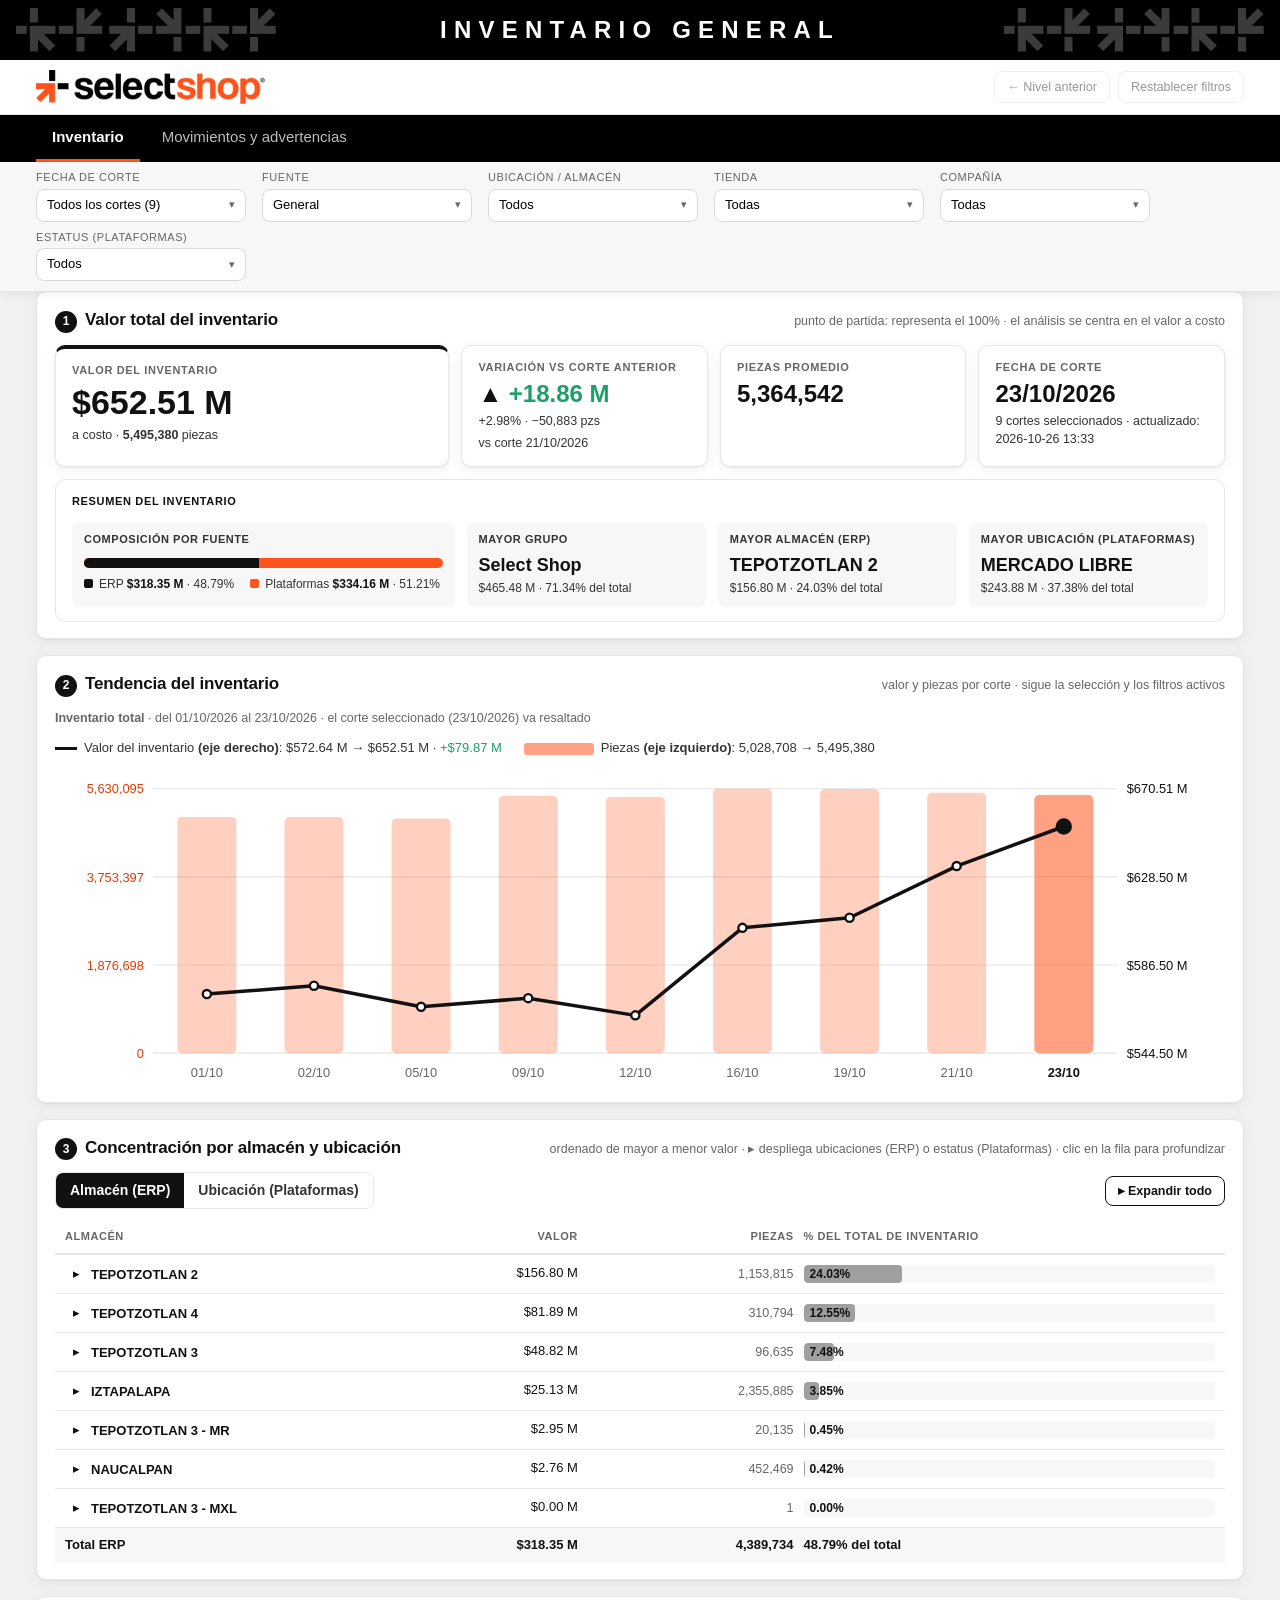
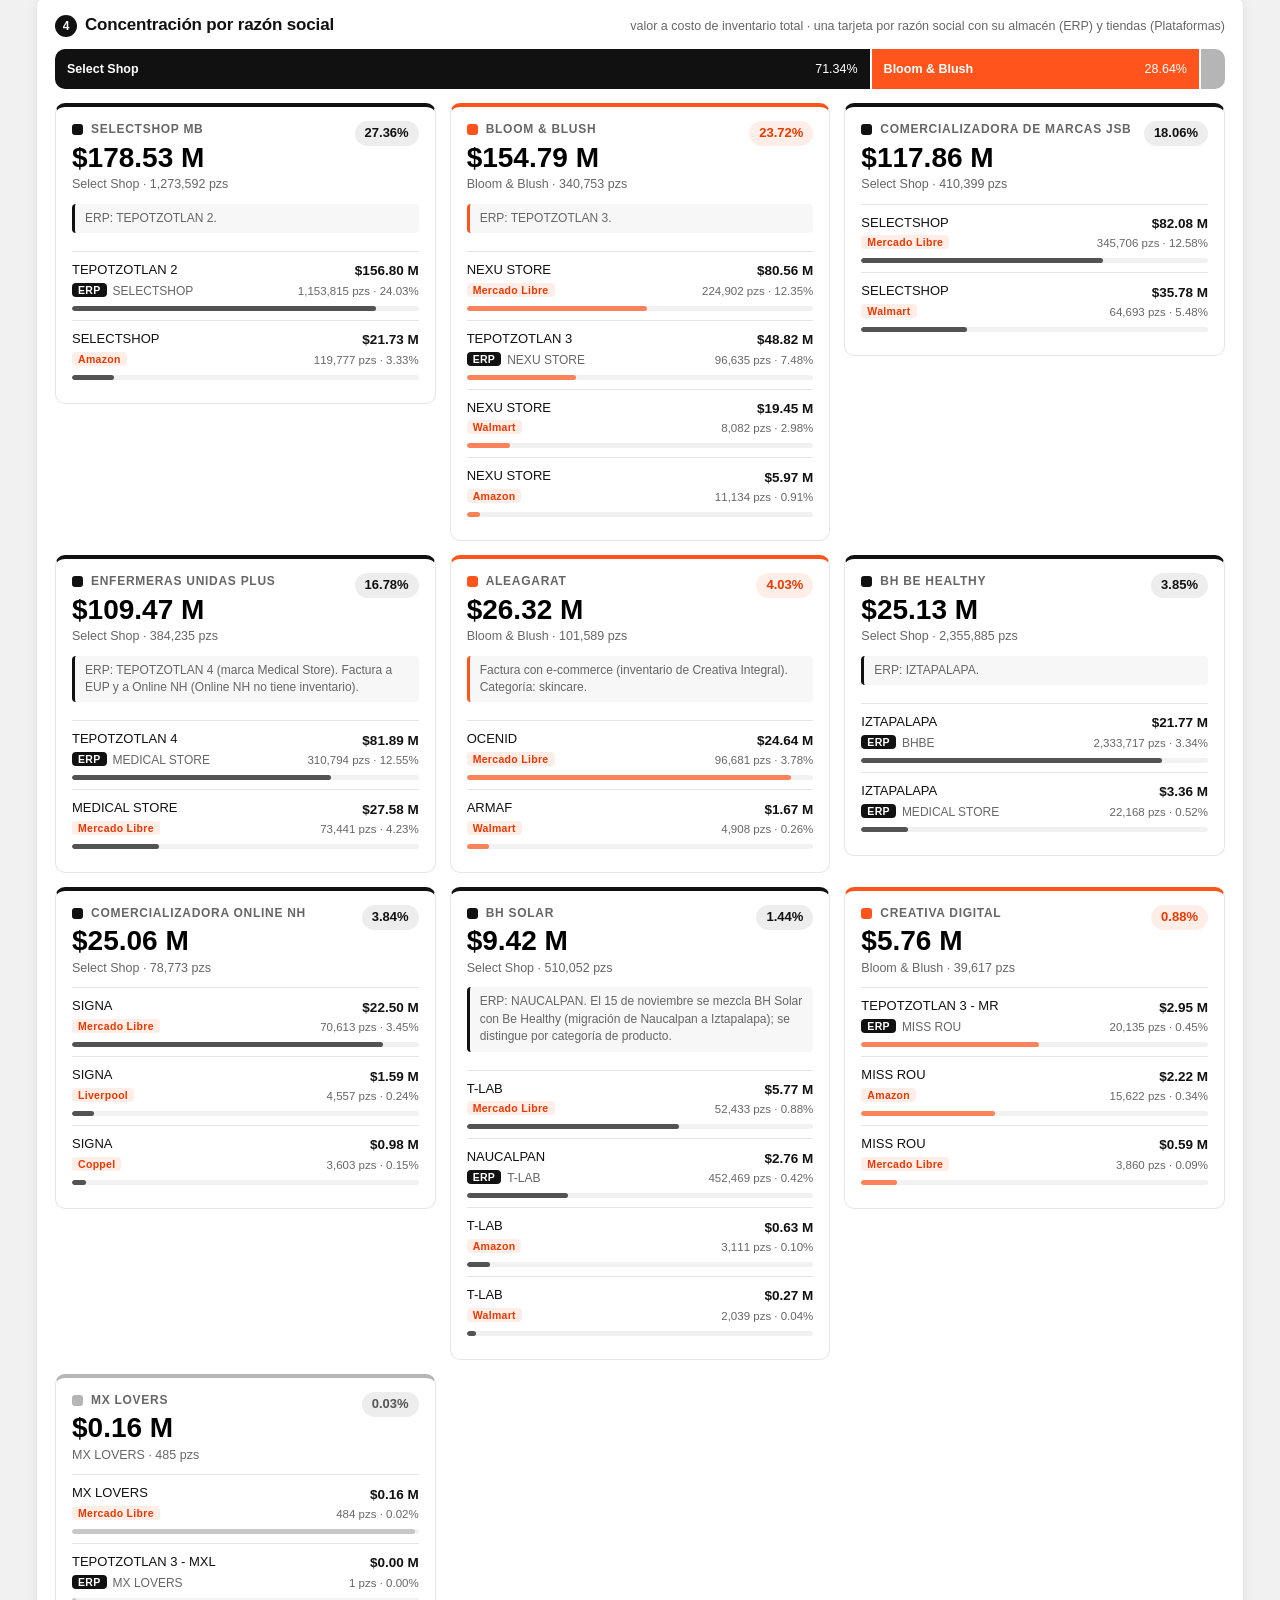
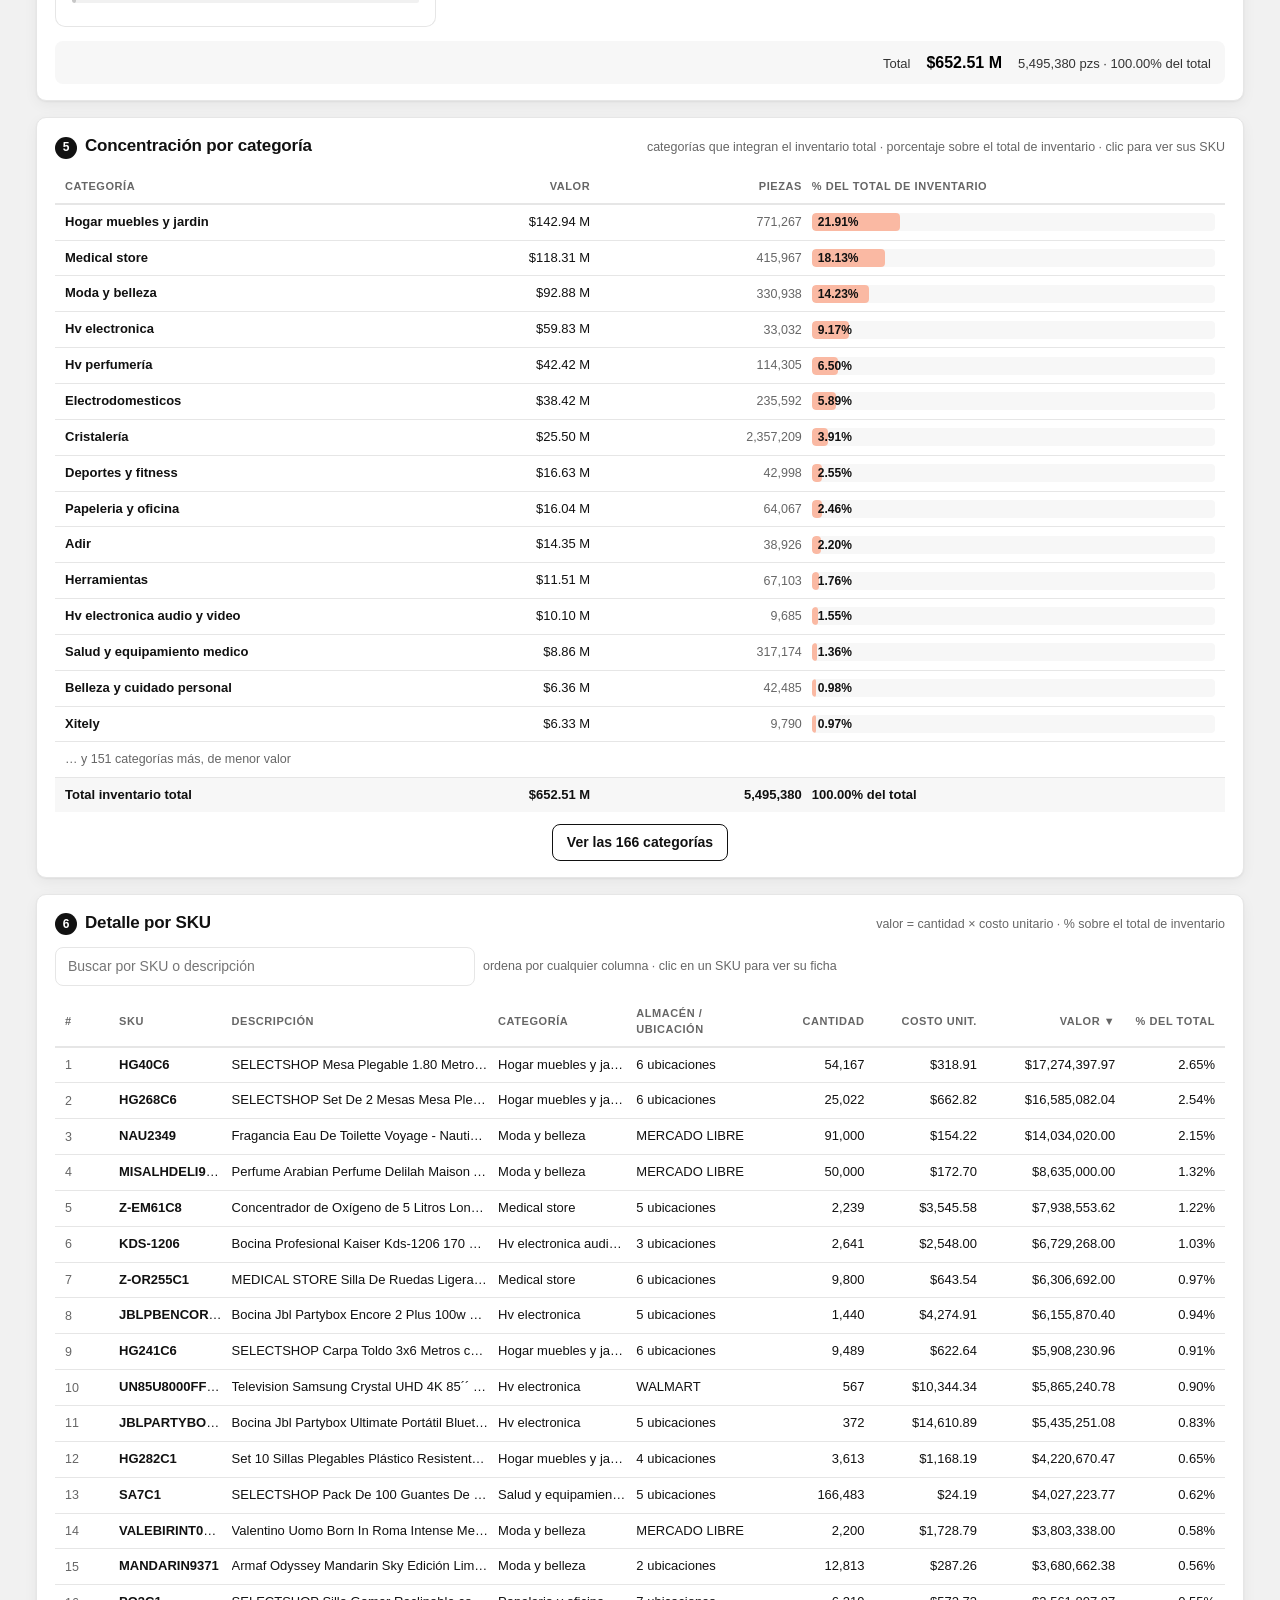
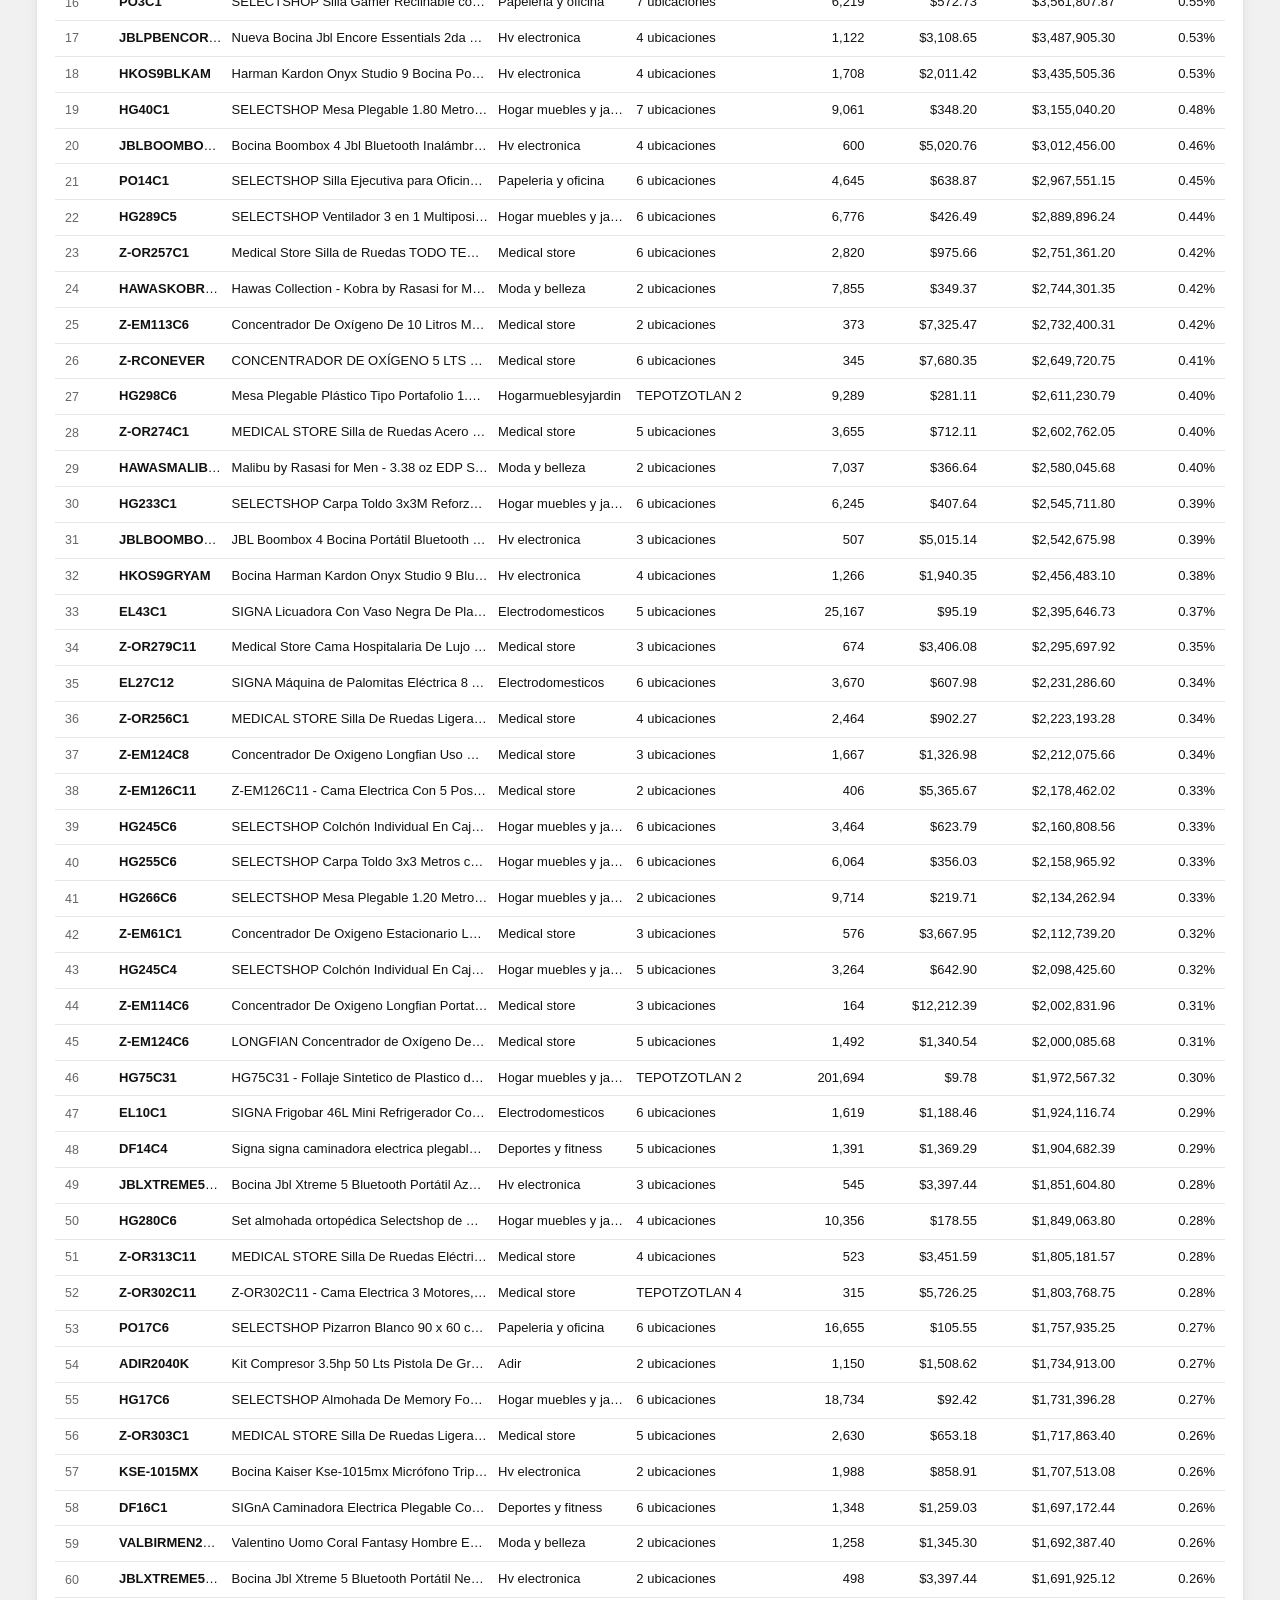
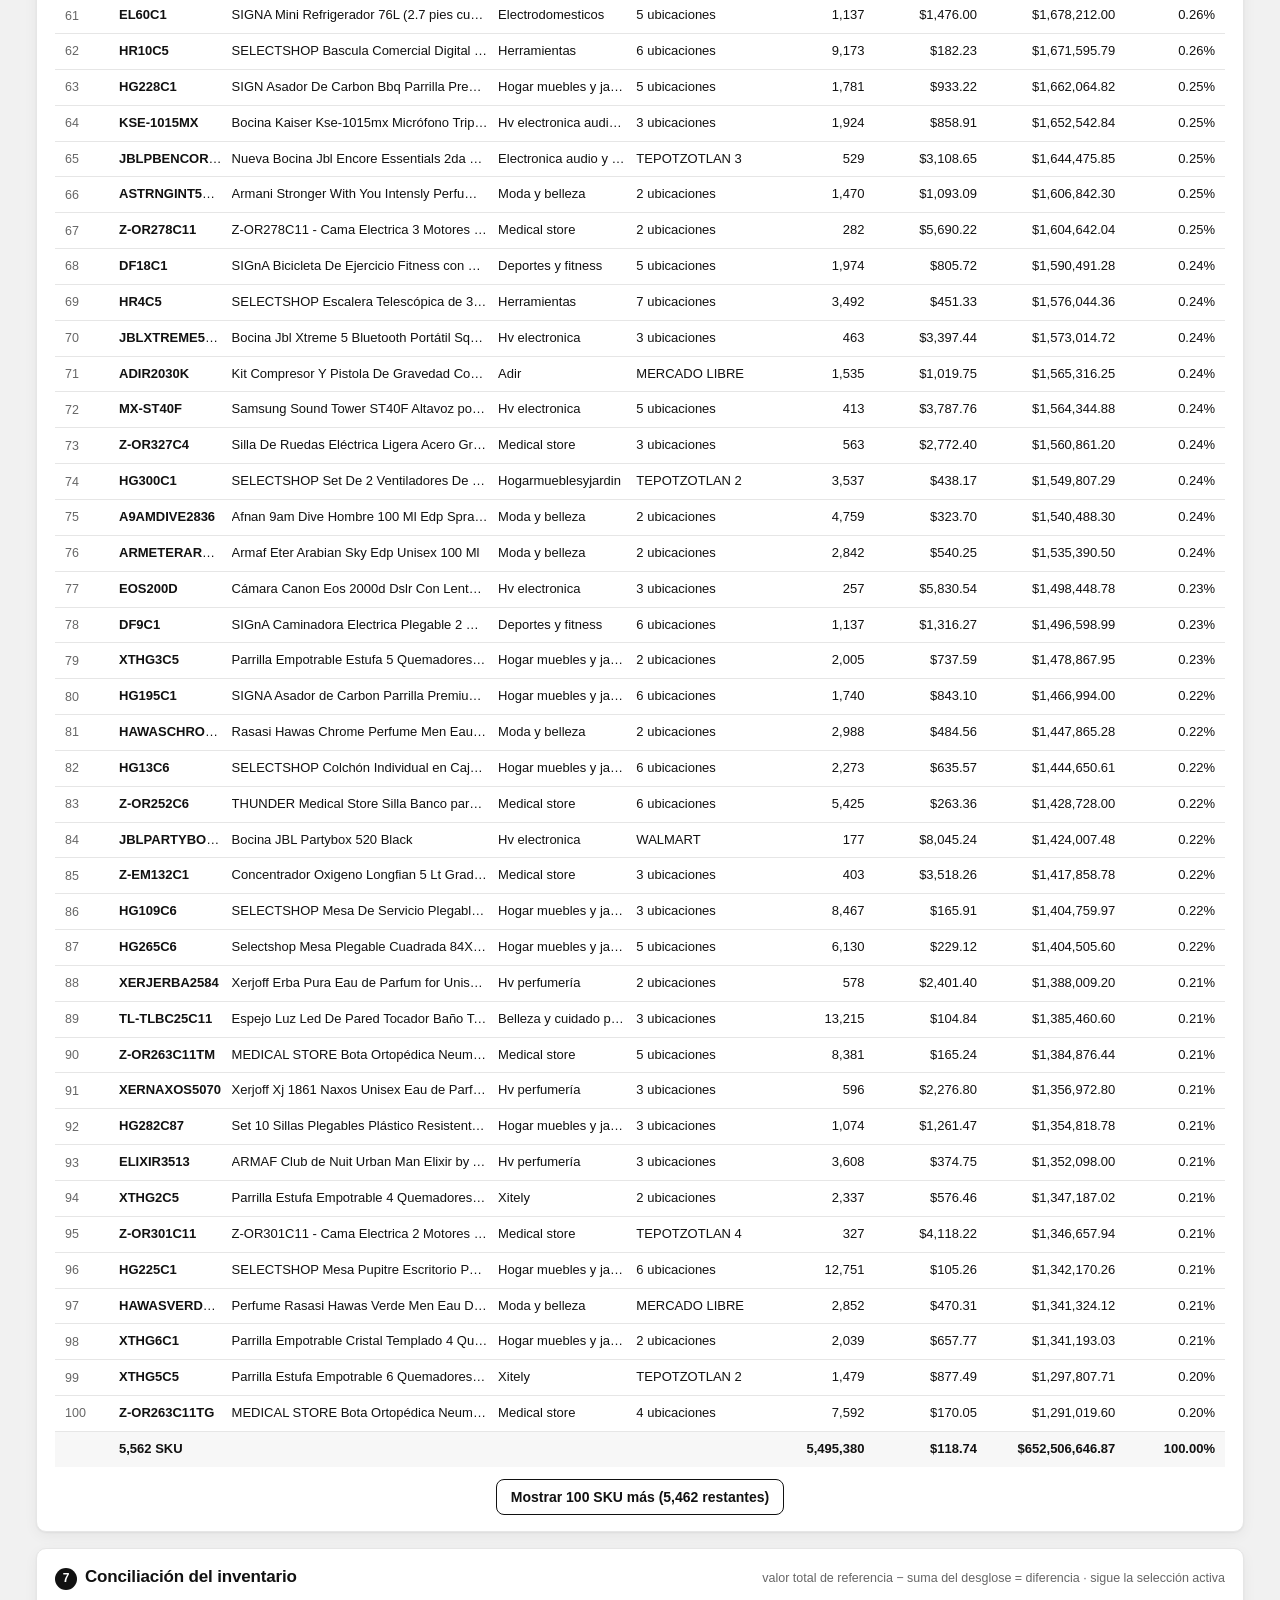
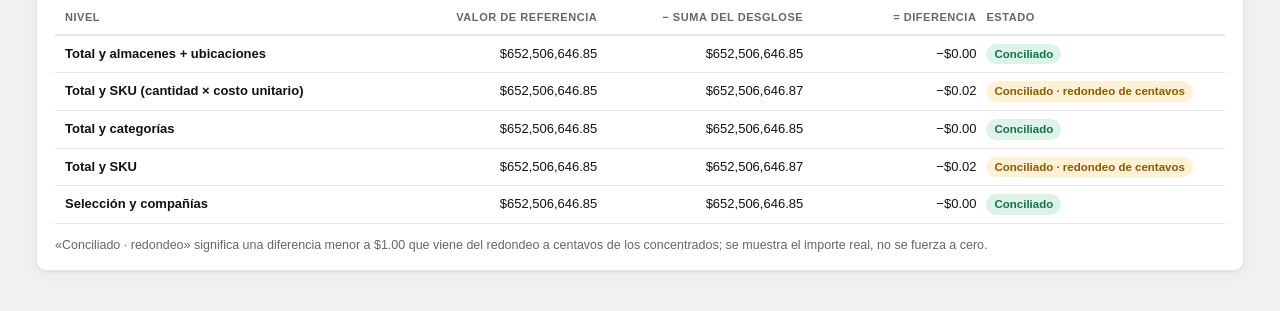
<file: index_valor.html>
<!doctype html>
<html lang="es">
<head>
<meta charset="utf-8">
<meta name="viewport" content="width=device-width, initial-scale=1">
<title>Concentración del valor del inventario · selectshop</title>
<link rel="stylesheet" href="css/valor.css?v=202610261341">
</head>
<body>
<div id="app"></div>
<script src="data/dashboard_data.js?v=202610261341"></script>
<script src="js/engine.js?v=202610261341"></script>
<script>
/* Concentración del valor del inventario: total → almacén / canal → categoría → SKU.
   Cálculo: js/engine.js (valor, concentracion, validar, ficha) sobre data/dashboard_data.js (generado por scripts/generar_datos.py).
   Este archivo solo maneja el estado de navegación y dibuja. */
(function () {
'use strict';
var D = window.DASHBOARD_DATA, E = InvEngine.create(D), app = document.getElementById('app'), ND = D.dates.length;
var S = { cv: 'razon', fus: [], chs: [], ts: [], cias: [], us: [], ms: null, view: 'inv', sq: '', sp: 50, exp: {}, d: ND - 1, tab: 'alm', fu: -1, c: -1, q: '', sort: 'v', dir: -1, page: 100, ficha: null, alert: null, allCats: false };
var nf = new Intl.NumberFormat('es-MX'), mf = new Intl.NumberFormat('es-MX', { minimumFractionDigits: 2, maximumFractionDigits: 2 });
function pz(n) { return nf.format(Math.round(n)); }
function full(n) { return '$' + mf.format(n); }
function M(n) { return '$' + mf.format(n / 1e6) + ' M'; }
function mm(n) { return '<span title="' + full(n) + '">' + M(n) + '</span>'; }
function pc(a, b) { return b > 0 ? mf.format(a / b * 100) + '%' : '—'; }
function sgn(n) { return (n > 0 ? '+' : n < 0 ? '−' : '') + nf.format(Math.abs(Math.round(n))); }
function esc(s) { return String(s == null ? '' : s).replace(/[&<>"]/g, function (c) { return { '&': '&amp;', '<': '&lt;', '>': '&gt;', '"': '&quot;' }[c]; }); }
function dl(i) { var t = D.dates[i].split('-'); return t[2] + '/' + t[1] + '/' + t[0]; }
function chName(i) { return D.dims.ch[i]; }
function catName(i) { return D.dims.c[i]; }
function srcOfCh(ch, V) { return V.alm.some(function (a) { return a.ch === ch; }) ? 0 : V.can.some(function (a) { return a.ch === ch; }) ? 1 : (D.st.some(function (r) { return r[1] === ch && r[0] === 0; }) ? 0 : 1); }

/* ---------- datos del estado actual ---------- */
S.ds = D.dates.map(function (x, i) { return i; });
function setD() { S.d = Math.max.apply(null, S.ds); }
function allDs() { return D.dates.map(function (x, i) { return i; }); }
function perLabel() {
  var s = S.ds.slice().sort(function (a, b) { return a - b; });
  if (s.length === ND) return dl(0) + ' → ' + dl(ND - 1);
  if (s.length === 1) return dl(s[0]);
  return s.length <= 4 ? s.map(dd).join(', ') : dd(s[0]) + ' … ' + dd(s[s.length - 1]) + ' (' + s.length + ' cortes)';
}
var CIA_LIST = ['Select Shop', 'Bloom & Blush', 'Fontastic', 'MX LOVERS', 'Sin compañía'], ES = {};
D.st.forEach(function (r) { if (r[0] === 1 || r[0] === 6) ES[r[4]] = 1; });
function U() { return { fuente: S.fu, t: S.ts, cia: S.cias.map(function (i) { return CIA_LIST[i]; }), u: S.us }; }
function setFu() { S.fu = S.fus.length === 1 ? S.fus[0] : -1; }
function chText() { return S.chs.length <= 2 ? S.chs.map(chName).join(' + ') : S.chs.length + ' almacenes / ubicaciones'; }
function chCtx(V) { return S.chs.length === 1 ? (srcOfCh(S.chs[0], V) === 0 ? 'almacén ' : 'ubicación ') + chName(S.chs[0]) : S.chs.length ? chText() : 'inventario total'; }
function model() {
  var base = E.valor(S.d, {}, U()), F = {};
  if (S.chs.length) F.ch = S.chs;
  if (S.c >= 0) F.c = S.c;
  var V = (S.chs.length || S.c >= 0) ? E.valor(S.d, F, U()) : base;
  /* categorías dentro de la selección de almacén/canal (sin elegir categoría) para poder mostrar el ranking completo aunque haya una categoría elegida */
  var Vc = S.c >= 0 ? E.valor(S.d, S.chs.length ? { ch: S.chs } : {}, U()) : V;
  return { base: base, V: V, Vc: Vc, F: F };
}

/* ---------- piezas de interfaz ---------- */
function section(n, title, sub, body, extra) {
  return '<section class="card sec"><div class="sh"><h2><span class="n">' + n + '</span>' + esc(title) + '</h2><span class="sub">' + sub + '</span></div>' + (extra || '') + body + '</section>';
}
function bar(v, tot, cls) { var p = tot > 0 ? Math.max(0, Math.min(100, v / tot * 100)) : 0; return '<div class="bar ' + (cls || '') + '"><i style="width:' + p + '%"></i><b class="num">' + pc(v, tot) + '</b></div>'; }
function table(cols, head, rows, mw) {
  return '<div class="tw"><div class="t" style="--cols:' + cols + ';--mw:' + (mw || 640) + 'px"><div class="th">' + head.join('') + '</div>' + rows + '</div></div>';
}

function universo() { var a = []; if (S.fu >= 0) a.push(S.fu === 0 ? 'ERP' : 'Plataformas'); if (S.ts.length) a.push(S.ts.map(function (x) { return E.TN[x]; }).join(' + ')); return a.length ? ' · ' + esc(a.join(' · ')) : ''; }
function chk(k, id, text, on, sub) { return '<label class="mo"><input type="checkbox" data-a="mschk" data-k="' + k + '" value="' + id + '"' + (on ? ' checked' : '') + '><span class="mot">' + esc(text) + '</span>' + (sub ? '<span class="sub num">' + sub + '</span>' : '') + '</label>'; }
function msel(k, label, summary, body, n, hdr) {
  var open = S.ms === k;
  return '<div class="fl"><span>' + label + '</span><div class="ms' + (open ? ' open' : '') + '"><button class="msb" data-a="msopen" data-v="' + k + '" aria-haspopup="listbox" aria-expanded="' + open + '"><span class="mst">' + esc(summary) + '</span><span class="car">▾</span></button>' +
    (open ? '<div class="mp" role="group" aria-label="' + esc(label) + '"><div class="mph">' + (hdr || '<span>' + (n ? n + ' seleccionada' + (n === 1 ? '' : 's') : 'Sin selección = todas') + '</span><button class="lnk" data-a="msclear" data-v="' + k + '">Limpiar</button>') + '</div>' + body + '</div>' : '') + '</div></div>';
}
function filtros(m) {
  var V = m.base, tn = E.tiendas(S.d, S.fu);
  function opts(list) { return list.map(function (x) { return chk('ch', x.ch, chName(x.ch), S.chs.indexOf(x.ch) >= 0, M(x.v)); }).join(''); }
  var cb = (S.fu !== 1 && V.alm.length ? '<div class="mg">Almacenes (ERP)</div>' + opts(V.alm) : '') + (S.fu !== 0 && V.can.length ? '<div class="mg">Ubicación (Plataformas)</div>' + opts(V.can) : '');
  function sum(arr, names, todos) { return !arr.length ? todos : arr.length === 1 ? names(arr[0]) : arr.length + ' seleccionados'; }
  var dsum = S.ds.length === ND ? 'Todos los cortes (' + ND + ')' : S.ds.length === 1 ? 'Corte ' + dl(S.ds[0]) : S.ds.length + ' cortes · hasta ' + dd(S.d);
  var dbody = D.dates.map(function (x, k) { return k; }).reverse().map(function (k) { return chk('d', k, dl(k), S.ds.indexOf(k) >= 0); }).join('');
  var dhdr = '<span>' + S.ds.length + ' de ' + ND + '</span><span><button class="lnk" data-a="msall" data-v="d">Todos</button> <button class="lnk" data-a="mslast" data-v="d">Solo el último</button></span>';
  var cl = E.valor(S.d, {}, { fuente: S.fu }).cias, uo = { 0: {}, 1: {} };
  D.st.forEach(function (r) { if (r[5] !== S.d || (r[0] !== 0 && r[0] !== 1 && r[0] !== 6)) return; var g = uo[r[0] === 0 ? 0 : 1], x = g[r[4]] || (g[r[4]] = { u: r[4], v: 0 }); x.v += r[7]; });
  function ulist(g) { return Object.keys(g).map(function (k) { return g[k]; }).filter(function (x) { return x.v; }).sort(function (a, b) { return b.v - a.v; }); }
  function uopts(k, g) { return ulist(g).map(function (x) { return chk(k, x.u, D.dims.u[x.u], S.us.indexOf(x.u) >= 0, M(x.v)); }).join(''); }
  function usel(g) { return S.us.filter(function (i) { return g[i]; }); }
  function usum(g) { var n = usel(g); return !n.length ? 'Todos' : n.length === 1 ? D.dims.u[n[0]] : n.length + ' seleccionados'; }
  return '<div class="row3">' +
    msel('d', 'Fecha de corte', dsum, dbody, S.ds.length, dhdr) +
    msel('fu', 'Fuente', S.fus.length === 1 ? (S.fus[0] === 0 ? 'ERP' : 'Plataformas') : 'General', chk('fu', 0, 'ERP', S.fus.indexOf(0) >= 0) + chk('fu', 1, 'Plataformas', S.fus.indexOf(1) >= 0), S.fus.length) +
    msel('ch', 'Ubicación / Almacén', sum(S.chs, chName, 'Todos'), cb, S.chs.length) +
    msel('t', 'Tienda', sum(S.ts, function (x) { return E.TN[x]; }, 'Todas'), tn.map(function (x) { return chk('t', x.t, x.name, S.ts.indexOf(x.t) >= 0, M(x.v)); }).join(''), S.ts.length) +
    msel('cia', 'Compañía', sum(S.cias, function (x) { return CIA_LIST[x]; }, 'Todas'), cl.map(function (x) { var i = CIA_LIST.indexOf(x.n); return chk('cia', i, x.n, S.cias.indexOf(i) >= 0, M(x.v)); }).join(''), S.cias.length) +
    (S.fu !== 0 ? msel('es', 'Estatus (Plataformas)', usum(uo[1]), uopts('es', uo[1]), usel(uo[1]).length) : '') + '</div>';
}
function topBar(m) {
  var V = m.base, crumbs = '<button class="crumb' + (!S.chs.length && S.c < 0 && S.ficha == null ? ' cur' : '') + '" data-a="go" data-v="0">Inventario total</button>';
  if (S.chs.length) crumbs += '<span class="sep">›</span><button class="crumb' + (S.c < 0 && S.ficha == null ? ' cur' : '') + '" data-a="go" data-v="1" title="' + esc(chText()) + '">' + esc(S.chs.length === 1 ? (srcOfCh(S.chs[0], V) === 0 ? 'Almacén · ' : 'Ubicación · ') + chName(S.chs[0]) : chText()) + '</button>';
  if (S.c >= 0) crumbs += '<span class="sep">›</span><button class="crumb' + (S.ficha == null ? ' cur' : '') + '" data-a="go" data-v="2" title="' + esc(catName(S.c)) + '">' + esc('Categoría · ' + catName(S.c)) + '</button>';
  if (S.ficha != null) crumbs += '<span class="sep">›</span><button class="crumb cur" title="' + esc(D.skus[S.ficha]) + '">' + esc('SKU · ' + D.skus[S.ficha]) + '</button>';
  var deep = S.chs.length || S.c >= 0 || S.ficha != null;
  var dis = deep || S.q || S.fus.length || S.ts.length || S.cias.length || S.us.length || S.ds.length < ND ? '' : ' disabled';
  return '<div class="strip"><img src="assets/arrows.webp" alt=""><div><h1>Inventario General</h1></div><img src="assets/arrows.webp" alt=""></div>' +
    '<div class="top"><div class="navb"><div class="in"><a class="brand" href="./" aria-label="selectshop"><img src="assets/logo_selectshop.webp" alt="selectshop"></a>' +
    '<div class="crumbs" aria-label="Ruta de navegación">' + (deep ? crumbs : '') + '</div>' +
    '<div class="tools">' +
    '<button class="tbtn" data-a="back"' + (deep ? '' : ' disabled') + '>← Nivel anterior</button><button class="tbtn" data-a="reset"' + dis + '>Restablecer filtros</button></div></div></div>' +
    '<div class="vtabs"><div class="in"><button data-a="view" data-v="inv" class="' + (S.view === 'inv' ? 'on' : '') + '">Inventario</button><button data-a="view" data-v="mov" class="' + (S.view === 'mov' ? 'on' : '') + '">Movimientos y advertencias</button></div></div>' +
    '<div class="filters"><div class="in">' + filtros(m) + '</div></div></div>';
}

function nivel1(m) {
  var V = m.base, SR = E.serie(S.d, U()), ss = S.ds.slice().sort(function (a, b) { return a - b; }), prevD = ss.length > 1 ? ss[ss.length - 2] : S.d - 1, p = ss.length > 1 ? E.valor(prevD, {}, U()).ref : V.prev;
  var avgSel = ss.reduce(function (a, k) { return a + SR.cortes[k].q; }, 0) / ss.length, dq = p ? V.ref.q - p.q : 0, dv = p ? V.ref.v - p.v : 0;
  var meta = D.meta && D.meta.generado ? D.meta.generado.replace('T', ' ') : '';
  var vr = p ? '<span class="v">' + (dv >= 0 ? '▲ ' : '▼ ') + '<span class="' + (dv >= 0 ? 'up' : 'dn') + '">' + (dv >= 0 ? '+' : '−') + mf.format(Math.abs(dv) / 1e6) + ' M</span></span><span class="s num ' + (dv >= 0 ? 'up' : 'dn') + '">' + (dv >= 0 ? '+' : '−') + mf.format(Math.abs(dv / p.v * 100)) + '% · ' + sgn(dq) + ' pzs</span><span class="s">vs corte ' + dl(prevD) + '</span>'
    : '<span class="v">—</span><span class="s">Sin corte anterior comparable</span>';
  function sv(L) { return L.reduce(function (s, x) { return s + x.v; }, 0); }
  var vE = sv(V.alm), vP = sv(V.can), rf = V.ref.v, top = V.cias[0], tA = V.alm[0], tC = V.can[0];
  function mini(l, v, s) { return '<div class="rs"><div class="rl">' + l + '</div><div class="rv num">' + v + '</div>' + (s ? '<div class="rn">' + s + '</div>' : '') + '</div>'; }
  var pE = rf ? vE / rf * 100 : 0;
  var how = '<div class="how"><div class="hh">Resumen del inventario</div><div class="rsg">' +
    '<div class="rs wide"><div class="rl">Composición por fuente</div><div class="rbar" title="ERP ' + pc(vE, rf) + ' · Plataformas ' + pc(vP, rf) + '"><i style="width:' + pE.toFixed(2) + '%"></i></div>' +
    '<div class="rlg"><span><i class="d1"></i>ERP <b class="num">' + M(vE) + '</b> · ' + pc(vE, rf) + '</span><span><i class="d2"></i>Plataformas <b class="num">' + M(vP) + '</b> · ' + pc(vP, rf) + '</span></div></div>' +
    (top ? mini('Mayor grupo', esc(top.n), M(top.v) + ' · ' + pc(top.v, rf) + ' del total') : '') +
    (tA ? mini('Mayor almacén (ERP)', esc(chName(tA.ch)), M(tA.v) + ' · ' + pc(tA.v, rf) + ' del total') : '') +
    (tC ? mini('Mayor ubicación (Plataformas)', esc(chName(tC.ch)), M(tC.v) + ' · ' + pc(tC.v, rf) + ' del total') : '') +
    '</div></div>';
  return section(1, 'Valor total del inventario', 'punto de partida: representa el 100% · el análisis se centra en el valor a costo',
    '<div class="kpis">' +
    '<div class="card kpi main"><div class="t">Valor del inventario</div><div class="v num" title="' + full(V.ref.v) + '">' + M(V.ref.v) + '</div><div class="s num">a costo · <b>' + pz(V.ref.q) + '</b> piezas</div></div>' +
    '<div class="card kpi"><div class="t">Variación vs corte anterior</div>' + vr + '</div>' +
    '<div class="card kpi"><div class="t">Piezas promedio</div><div class="v num">' + pz(avgSel) + '</div></div>' +
    '<div class="card kpi"><div class="t">Fecha de corte</div><div class="v num">' + dl(S.d) + '</div><div class="s">' + (S.ds.length > 1 ? S.ds.length + ' cortes seleccionados · ' : '') + 'actualizado: ' + esc(meta || 'sin dato') + '</div></div>'  + '</div>' + how);
}

function rankRows(list, V, kind) {
  var tot = V.ref.v, uni = list.reduce(function (a, x) { return a + x.v; }, 0), rows = '';
  list.forEach(function (x) {
    var on = S.chs.indexOf(x.ch) >= 0;
    var key = kind + '|' + x.ch, open = !!S.exp[key];
    rows += '<div class="tr click' + (on ? ' on' : '') + '" data-a="ch" data-v="' + x.ch + '" title="Clic para profundizar en ' + esc(chName(x.ch)) + '"><div class="ell"><button class="chev' + (open ? ' open' : '') + '" data-a="exp" data-v="' + key + '" aria-expanded="' + open + '" aria-label="' + (kind === 0 ? 'Ver ubicaciones de ' : 'Ver estatus de ') + esc(chName(x.ch)) + '" title="' + (kind === 0 ? 'Ver ubicaciones' : 'Ver estatus') + '">▸</button><b>' + esc(chName(x.ch)) + '</b></div><div class="r num">' + mm(x.v) + '</div><div class="r num sub">' + pz(x.q) + '</div>' +
      '<div>' + bar(x.v, tot, kind === 0 ? 'dark' : '') + '</div></div>';
    if (open) E.desglose(S.d, x.ch, kind, U()).forEach(function (d) {
      rows += '<div class="tr det"><div class="ell">' + esc(d.name) + ' <span class="sub">' + (kind === 0 ? 'ubicación' : 'estatus') + '</span></div><div class="r num">' + mm(d.v) + '</div><div class="r num sub">' + pz(d.q) + '</div><div>' + bar(d.v, tot, 'teal') + '</div></div>';
    });
  });
  rows += '<div class="tr tot"><div>Total ' + (kind === 0 ? 'ERP' : 'Plataformas') + '</div><div class="r num">' + mm(uni) + '</div><div class="r num">' + pz(list.reduce(function (a, x) { return a + x.q; }, 0)) + '</div><div class="num">' + pc(uni, tot) + ' del total</div></div>';
  return table('minmax(150px,1.4fr) minmax(0,.8fr) minmax(0,.9fr) minmax(160px,1.8fr)',
    ['<div>' + (kind === 0 ? 'Almacén' : 'Ubicación') + '</div>', '<div class="r">Valor</div>', '<div class="r">Piezas</div>', '<div>% del total de inventario</div>'], rows, 560);
}
function nivel2(m) {
  var V = m.base, tab = S.fu === 0 ? 'alm' : S.fu === 1 ? 'can' : S.tab;
  var tabs = S.fu >= 0 ? '' : '<div class="tabs" role="tablist"><button data-a="tab" data-v="alm" class="' + (tab === 'alm' ? 'on' : '') + '">Almacén (ERP)</button><button data-a="tab" data-v="can" class="' + (tab === 'can' ? 'on' : '') + '">Ubicación (Plataformas)</button></div>';
  var list = tab === 'alm' ? V.alm : V.can, kind = tab === 'alm' ? 0 : 1;
  var allOpen = list.length > 0 && list.every(function (x) { return S.exp[kind + '|' + x.ch]; });
  tabs = '<div class="tbar">' + tabs + (list.length ? '<button class="btn sm" data-a="expall" data-v="' + (allOpen ? 0 : 1) + '|' + tab + '">' + (allOpen ? '▾ Contraer todo' : '▸ Expandir todo') + '</button>' : '') + '</div>';
  return section(3, 'Concentración por almacén y ubicación', 'ordenado de mayor a menor valor · ▸ despliega ubicaciones (ERP) o estatus (Plataformas) · clic en la fila para profundizar',
    list.length ? rankRows(list, V, tab === 'alm' ? 0 : 1) : '<div class="empty">Sin ' + (tab === 'alm' ? 'almacenes' : 'ubicaciones') + ' para los filtros actuales.</div>', tabs);
}

function nivel3(m) {
  var V = m.Vc, ref = m.base.ref.v, parent = V.sel.v, rows = '', cum = 0;
  var ctx = chCtx(m.base);
  V.cats.forEach(function (c, ix) {
    cum += c.v; var on = S.c === c.c; if (!S.allCats && ix >= 15 && !on) return;
    rows += '<div class="tr click' + (on ? ' on' : '') + '" data-a="cat" data-v="' + c.c + '"><div class="ell"><b>' + esc(catName(c.c)) + '</b></div><div class="r num">' + mm(c.v) + '</div><div class="r num sub">' + pz(c.q) + '</div><div>' + bar(c.v, ref, 'orange') + '</div>' + (S.chs.length ? '<div class="r num">' + pc(c.v, parent) + '</div>' : '') + '</div>';
  });
  var hid = S.allCats ? 0 : V.cats.length - 15;
  if (hid > 0) rows += '<div class="tr"><div class="sub">… y ' + hid + ' categorías más, de menor valor</div></div>';
  rows += '<div class="tr tot"><div>Total ' + esc(ctx) + '</div><div class="r num">' + mm(parent) + '</div><div class="r num">' + pz(V.sel.q) + '</div><div class="num">' + pc(parent, ref) + ' del total</div>' + (S.chs.length ? '<div class="r num">100.00%</div>' : '') + '</div>';
  return section(5, 'Concentración por categoría', 'categorías que integran el ' + esc(ctx) + ' · porcentaje sobre el total de inventario' + (S.chs.length ? ' y sobre la selección' : '') + ' · clic para ver sus SKU',
    table('minmax(150px,1.5fr) minmax(0,.8fr) minmax(0,.9fr) minmax(160px,1.8fr)' + (S.chs.length ? ' minmax(0,.9fr)' : ''),
      ['<div>Categoría</div>', '<div class="r">Valor</div>', '<div class="r">Piezas</div>', '<div>% del total de inventario</div>'].concat(S.chs.length ? ['<div class="r">% de la selección</div>'] : []), rows, 600) + (V.cats.length > 15 ? '<div style="text-align:center"><button class="btn" data-a="cats">' + (S.allCats ? 'Mostrar solo las 15 principales' : 'Ver las ' + V.cats.length + ' categorías') + '</button></div>' : ''));
}

/* ---------- SKU ---------- */
function skuRows(m) {
  var V = m.V, parent = S.c >= 0 ? (m.Vc.cats.filter(function (c) { return c.c === S.c; })[0] || { v: 0 }).v : V.sel.v;
  var q = S.q.trim().toLowerCase(), list = V.skus.map(function (s) {
    var tit = D.tit[s.k] || '', locs = Object.keys(s.loc);
    return { s: s, sku: D.skus[s.k], tit: tit, cat: catName(s.c), loc: locs.length === 1 ? chName(+locs[0].split('|')[1]) : locs.length + ' ubicaciones', v: s.v, q: s.q, cu: s.cu, g: s.v, i: s.v, cum: s.cum };
  });
  if (q) list = list.filter(function (r) { return (r.sku + ' ' + r.tit).toLowerCase().indexOf(q) >= 0; });
  var k = S.sort, d = S.dir;
  list.sort(function (a, b) { var x = a[k], y = b[k]; if (typeof x === 'string') return d * x.localeCompare(y, 'es'); return d * (x - y) || b.v - a.v; });
  return { list: list, parent: parent };
}
function nivel4(m) {
  var R = skuRows(m), ref = m.base.ref.v, shown = R.list.slice(0, S.page), hasSel = S.chs.length || S.c >= 0;
  function th(k, label, right) { return '<div class="' + (right ? 'r ' : '') + 'sortable" data-a="sort" data-v="' + k + '">' + label + (S.sort === k ? (S.dir < 0 ? ' ▼' : ' ▲') : '') + '</div>'; }
  var rows = shown.map(function (r, i) {
    return '<div class="tr click" data-a="sku" data-v="' + r.s.k + '"><div class="num sub">' + r.s.rank + '</div><div class="ell"><b>' + esc(r.sku) + '</b></div><div class="ell" title="' + esc(r.tit) + '">' + esc(r.tit || 'Sin nombre en el concentrado') + '</div><div class="ell">' + esc(r.cat) + '</div><div class="ell" title="' + esc(r.loc) + '">' + esc(r.loc) + '</div>' +
      '<div class="r num">' + pz(r.q) + '</div><div class="r num">' + full(r.cu) + '</div><div class="r num">' + full(r.v) + '</div><div class="r num">' + pc(r.v, ref) + '</div>' + (hasSel ? '<div class="r num">' + pc(r.v, R.parent) + '</div>' : '') + '</div>';
  }).join('') || '<div class="empty">Sin SKU para la selección y la búsqueda actuales.</div>';
  var tq = R.list.reduce(function (a, r) { return a + r.q; }, 0), tv = R.list.reduce(function (a, r) { return a + r.v; }, 0);
  rows += '<div class="tr tot"><div></div><div>' + pz(R.list.length) + ' SKU' + (S.q ? ' (búsqueda)' : '') + '</div><div></div><div></div><div></div><div class="r num">' + pz(tq) + '</div><div class="r num">' + (tq ? full(tv / tq) : '—') + '</div><div class="r num">' + full(tv) + '</div><div class="r num">' + pc(tv, ref) + '</div>' + (hasSel ? '<div class="r num">' + pc(tv, R.parent) + '</div>' : '') + '</div>';
  var more = R.list.length > S.page ? '<div style="text-align:center"><button class="btn" data-a="more">Mostrar 100 SKU más (' + pz(R.list.length - S.page) + ' restantes)</button></div>' : '';
  var padre = S.c >= 0 ? 'la categoría' : S.chs.length ? 'el almacén/ubicación' : 'el total';
  var search = '<div class="search"><input type="search" placeholder="Buscar por SKU o descripción" value="' + esc(S.q) + '" data-a="q" aria-label="Buscar SKU o descripción"><span class="sub">ordena por cualquier columna · clic en un SKU para ver su ficha</span></div>';
  return section(6, 'Detalle por SKU', 'valor = cantidad × costo unitario · % sobre el total de inventario' + (hasSel ? ' y sobre ' + padre + ' seleccionado/a' : ''),
    search + table('44px minmax(90px,.8fr) minmax(180px,2fr) minmax(110px,1fr) minmax(110px,1fr) minmax(0,.7fr) minmax(0,.8fr) minmax(0,1fr) minmax(0,.7fr)' + (hasSel ? ' minmax(0,.8fr)' : ''),
      ['<div>#</div>', th('sku', 'SKU'), th('tit', 'Descripción'), th('cat', 'Categoría'), th('loc', 'Almacén / ubicación'), th('q', 'Cantidad', 1), th('cu', 'Costo unit.', 1), th('v', 'Valor', 1), th('g', '% del total', 1)].concat(hasSel ? [th('i', '% de la selección', 1)] : []), rows, 1050) + more);
}


/* ---------- tendencia: valor y piezas por corte, en una sola gráfica ---------- */
function comboChart(pts) {
  var W = 1000, H = 270, L = 84, R = 92, T = 16, B = 28, n = pts.length;
  var qs = pts.map(function (p) { return p.q; }), vs = pts.map(function (p) { return p.v; });
  var qmx = Math.max.apply(null, qs) || 1, vmx = Math.max.apply(null, vs), vmn = Math.min.apply(null, vs), pad = (vmx - vmn) * 0.2 || vmx * 0.02 || 1;
  vmn = Math.max(0, vmn - pad); vmx = vmx + pad; if (vmx === vmn) vmx = vmn + 1;
  function X(i) { return L + (W - L - R) * (i + 0.5) / n; }
  function YQ(q) { return T + (H - T - B) * (1 - q / qmx); }
  function YV(v) { return T + (H - T - B) * (1 - (v - vmn) / (vmx - vmn)); }
  var g = '', i;
  for (i = 0; i <= 3; i++) {
    var y = T + (H - T - B) * (1 - i / 3);
    g += '<line x1="' + L + '" x2="' + (W - R) + '" y1="' + y + '" y2="' + y + '" stroke="#E6E6E6"/>' +
      '<text x="' + (L - 8) + '" y="' + (y + 4) + '" text-anchor="end" font-size="11" fill="#E83900">' + pz(qmx * i / 3) + '</text>' +
      '<text x="' + (W - R + 8) + '" y="' + (y + 4) + '" font-size="11" fill="#111111">' + M(vmn + (vmx - vmn) * i / 3) + '</text>';
  }
  var bw = Math.min(54, (W - L - R) / n * 0.55), bars = '', line = '', dots = '', lab = '', hit = '', slot = (W - L - R) / n;
  pts.forEach(function (p, k) {
    var sel = p.di === S.d;
    bars += '<rect x="' + (X(k) - bw / 2) + '" y="' + YQ(p.q) + '" width="' + bw + '" height="' + Math.max(1, YQ(0) - YQ(p.q)) + '" rx="4" fill="#FF541C" opacity="' + (sel ? 0.55 : 0.28) + '"/>';
    line += (k ? 'L' : 'M') + X(k) + ' ' + YV(p.v) + ' ';
    dots += '<circle cx="' + X(k) + '" cy="' + YV(p.v) + '" r="' + (sel ? 6 : 3.5) + '" fill="' + (sel ? '#111111' : '#fff') + '" stroke="#111111" stroke-width="2"/>';
    lab += '<text x="' + X(k) + '" y="' + (H - 8) + '" text-anchor="middle" font-size="11" fill="' + (sel ? '#111111' : '#666666') + '" font-weight="' + (sel ? 700 : 400) + '">' + dl(p.di).slice(0, 5) + '</text>';
    hit += '<rect class="hit" x="' + (X(k) - slot / 2) + '" y="0" width="' + slot + '" height="' + H + '" fill="transparent" data-tip="' + esc(dl(p.di) + ' · ' + M(p.v) + ' · ' + pz(p.q) + ' pzs') + '"/>';
  });
  return '<svg viewBox="0 0 ' + W + ' ' + H + '" width="100%" role="img" aria-label="Tendencia de valor y piezas por corte" style="display:block">' + g + bars +
    '<path d="' + line + '" fill="none" stroke="#111111" stroke-width="3" stroke-linejoin="round" stroke-linecap="round"/>' + dots + lab + hit + '</svg>';
}
function tendencia(m) {
  var F = {}; if (S.chs.length) F.ch = S.chs; if (S.c >= 0) F.c = S.c;
  var pts = E.tendencia(F, U()), ctx = (S.chs.length ? chText() : 'Inventario total') + (S.c >= 0 ? ' · ' + catName(S.c) : '') + universo();
  var first = pts[0], cur = pts[S.d], dv = cur.v - first.v;
  var head = '<div class="sub"><b>' + esc(ctx) + '</b> · del ' + dl(0) + ' al ' + dl(ND - 1) + ' · el corte seleccionado (' + dl(S.d) + ') va resaltado</div>';
  var leg = '<div class="legend"><span><i class="lg line"></i>Valor del inventario <b>(eje derecho)</b>: ' + M(first.v) + ' → ' + M(cur.v) + ' · <span class="' + (dv >= 0 ? 'up' : 'dn') + '">' + (dv >= 0 ? '+' : '−') + M(Math.abs(dv)) + '</span></span>' +
    '<span><i class="lg bar"></i>Piezas <b>(eje izquierdo)</b>: ' + pz(first.q) + ' → ' + pz(cur.q) + '</span></div>';
  return section(2, 'Tendencia del inventario', 'valor y piezas por corte · sigue la selección y los filtros activos', head + leg + comboChart(pts));
}

/* ---------- concentrado por compañía (aro) ---------- */
var CIA_COL = { 'Select Shop': '#111111', 'Bloom & Blush': '#FF541C', 'Fontastic': '#8A8A8A', 'MX LOVERS': '#B5B5B5', 'Sin compañía': '#D9D9D9' };
function donut(list, tot) {
  var r = 74, C = 2 * Math.PI * r, off = 0, segs = '';
  list.forEach(function (x, i) {
    var len = tot > 0 ? x.v / tot * C : 0, col = CIA_COL[x.n] || ['#FF541C', '#666666', '#B5B5B5'][i % 3];
    segs += '<circle class="hit" cx="100" cy="100" r="' + r + '" fill="none" stroke="' + col + '" stroke-width="30" stroke-dasharray="' + Math.max(0, len - 2) + ' ' + (C - Math.max(0, len - 2)) + '" stroke-dashoffset="' + (-off) + '" transform="rotate(-90 100 100)" data-tip="' + esc(x.n + ' · ' + M(x.v) + ' · ' + pz(x.q) + ' pzs · ' + pc(x.v, tot)) + '"/>';
    off += len;
  });
  return '<svg viewBox="0 0 200 200" width="220" height="220" role="img" aria-label="Valor por compañía"><circle cx="100" cy="100" r="' + r + '" fill="none" stroke="#F1F1F1" stroke-width="30"/>' + segs +
    '<text x="100" y="96" text-anchor="middle" font-size="20" font-weight="700" fill="#111111" font-family="Graphik,Arial,Helvetica,sans-serif">' + M(tot) + '</text><text x="100" y="116" text-anchor="middle" font-size="11" fill="#666666">valor a costo</text></svg>';
}
var RAZ_NOTA = {
  'Selectshop MB': 'ERP: TEPOTZOTLAN 2.',
  'Bloom & Blush': 'ERP: TEPOTZOTLAN 3.',
  'Aleagarat': 'Factura con e-commerce (inventario de Creativa Integral). Categoría: skincare.',
  'Enfermeras Unidas Plus': 'ERP: TEPOTZOTLAN 4 (marca Medical Store). Factura a EUP y a Online NH (Online NH no tiene inventario).',
  'BH Be Healthy': 'ERP: IZTAPALAPA.',
  'BH Solar': 'ERP: NAUCALPAN. El 15 de noviembre se mezcla BH Solar con Be Healthy (migración de Naucalpan a Iztapalapa); se distingue por categoría de producto.'
};
function tc(s) { return String(s || 'Plataformas').toLowerCase().replace(/(^|\s)\S/g, function (x) { return x.toUpperCase(); }); }
function nivelCia(m) {
  var V = m.V, L = V.cias, tot = L.reduce(function (a, x) { return a + x.v; }, 0), ref = m.base.ref.v, tq = L.reduce(function (a, x) { return a + x.q; }, 0);
  function col(x) { return CIA_COL[x.n] || '#FF541C'; }
  var strip = '<div class="gstack" role="img" aria-label="Distribución del valor por grupo">' + L.map(function (x) {
    var w = tot > 0 ? x.v / tot * 100 : 0;
    return '<div class="gseg hit" style="width:' + w.toFixed(3) + '%;background:' + col(x) + '" data-tip="' + esc(x.n + ' · ' + M(x.v) + ' · ' + pz(x.q) + ' pzs · ' + pc(x.v, tot)) + '">' + (w >= 9 ? '<b>' + esc(x.n) + '</b><span class="num">' + pc(x.v, tot) + '</span>' : '') + '</div>';
  }).join('') + '</div>';
  var porRz = S.cv === 'razon', LG = L;
  if (porRz) {
    var mp = {};
    L.forEach(function (g) { g.det.forEach(function (d) { var z = mp[d.razon] || (mp[d.razon] = { n: d.razon, g: g.n, q: 0, v: 0, det: [] }); z.q += d.q; z.v += d.v; z.det.push(d); }); });
    L = Object.keys(mp).map(function (k) { return mp[k]; }).sort(function (a, b) { return b.v - a.v; });
  }
  function colc(x) { return col({ n: x.g || x.n }); }
  var cards = L.map(function (x) {
    var rows = x.det.map(function (d) {
      var erp = d.fuente === 'ERP', w = x.v > 0 ? d.v / x.v * 100 : 0;
      return '<div class="gr"><div class="gt"><div class="g1">' + esc(porRz ? (erp ? d.nombre : d.nombre) : d.razon) + '</div><div class="g2"><span class="tag ' + (erp ? 'e' : 'p') + '">' + (erp ? 'ERP' : tc(d.canal)) + '</span>' + esc(porRz ? (erp ? d.tienda : '') : (erp ? d.nombre + ' · ' + d.tienda : d.nombre)) + '</div></div>' +
        '<div class="gm"><div class="gvv num">' + mm(d.v) + '</div><div class="gq num">' + pz(d.q) + ' pzs · ' + pc(d.v, ref) + '</div></div><div class="gb"><i style="width:' + Math.max(w, 0.6).toFixed(2) + '%"></i></div></div>';
    }).join('');
    return '<div class="gc" style="--c:' + colc(x) + '"><div class="gh"><div><div class="gn"><i class="dot" style="background:' + colc(x) + '"></i>' + esc(x.n) + '</div><div class="gv2 num" title="' + full(x.v) + '">' + M(x.v) + '</div><div class="gs num">' + (porRz ? esc(x.g) + ' · ' : '') + pz(x.q) + ' pzs</div></div><div class="gp num">' + pc(x.v, ref) + '</div></div>' + (porRz && RAZ_NOTA[x.n] ? '<div class="gnote">' + esc(RAZ_NOTA[x.n]) + '</div>' : '') + '<div class="gl">' + rows + '</div></div>';
  }).join('');
  var ctx = (S.chs.length ? chText() : 'inventario total') + (S.c >= 0 ? ' · ' + catName(S.c) : '');
  var cvt = '';
  return section(4, 'Concentración por razón social', 'valor a costo de ' + esc(ctx) + (porRz ? ' · una tarjeta por razón social con su almacén (ERP) y tiendas (Plataformas)' : ' por grupo · razón social y tienda (Plataformas) o almacén (ERP)'),
    L.length ? '<div class="gv">' + cvt + strip + '<div class="gcards">' + cards + '</div><div class="gtot"><span>Total</span><b class="num">' + M(tot) + '</b><span class="num">' + pz(tq) + ' pzs · ' + pc(tot, ref) + ' del total</span></div></div>' : '<div class="empty">Sin inventario para los filtros actuales.</div>');
}

/* ---------- conciliación y validaciones ---------- */
function conciliacion(m) {
  var rows = m.V.rec.map(function (r) {
    var chip = r.exacta ? '<span class="chip ok">Conciliado</span>' : r.ok ? '<span class="chip rd">Conciliado · redondeo de centavos</span>' : '<span class="chip er">Con diferencia</span>';
    return '<div class="tr"><div><b>' + esc(r.n) + '</b></div><div class="r num">' + full(r.ref) + '</div><div class="r num">' + full(r.sum) + '</div><div class="r num ' + (r.ok ? '' : 'dn') + '">' + (r.dif < 0 ? '−' : '') + full(Math.abs(r.dif)) + '</div><div>' + chip + '</div></div>';
  }).join('');
  var hint = m.V.rec.some(function (r) { return !r.ok; }) ? '<div class="sub">Hay diferencias de $1.00 o más: revisa que no falten registros, haya duplicados, costos ausentes o problemas de clasificación.</div>' : '<div class="sub">«Conciliado · redondeo» significa una diferencia menor a $1.00 que viene del redondeo a centavos de los concentrados; se muestra el importe real, no se fuerza a cero.</div>';
  return section(7, 'Conciliación del inventario', 'valor total de referencia − suma del desglose = diferencia · sigue la selección activa',
    table('minmax(220px,2fr) minmax(0,1.2fr) minmax(0,1.2fr) minmax(0,1fr) minmax(190px,1.4fr)', ['<div>Nivel</div>', '<div class="r">Valor de referencia</div>', '<div class="r">− Suma del desglose</div>', '<div class="r">= Diferencia</div>', '<div>Estado</div>'], rows, 760) + hint);
}
/* ---------- ficha del SKU ---------- */
function fv(n) { return n >= 1e6 ? M(n) : full(n); }
function drawerMov() {
  var Fm = {}; if (S.chs.length) Fm.ch = S.chs; if (S.c >= 0) Fm.c = S.c;
  var X = E.movSku(S.ficha, S.ds, Fm, U()), none = X.mov === 0, T = X.tot, ncut = X.nCortes, per = perLabel(), cp = X.cuts.filter(function (c) { return c.di === X.pico; })[0];
  function card(t, v, s, big) { return '<div class="fld' + (big ? ' big' : '') + '"><div class="t">' + t + '</div><div class="v num">' + v + '</div>' + (s ? '<div class="sub num">' + s + '</div>' : '') + '</div>'; }
  var cards = '<div class="grid2">' +
    card('Existencia al corte', pz(X.q) + ' pzs', 'corte ' + dl(S.d), true) + card('Valor del inventario', '<span title="' + full(X.v) + '">' + fv(X.v) + '</span>', X.q ? full(X.v / X.q) + ' por pieza' : '', true) +
    card('Entró', '<span class="ent">' + fv(T.ve) + '</span>', pz(T.e) + ' pzs') + card('Salió', fv(T.vs), pz(T.s) + ' pzs') +
    card('Neto del periodo', smc(T.ve - T.vs), sgn(T.e - T.s) + ' pzs') + card('Último movimiento', X.ult == null ? 'Ninguno' : dl(X.ult), X.ult == null ? 'sin entradas ni salidas' : (X.diasSin === 0 ? 'en este corte' : 'hace ' + dias(X.diasSin))) + '</div>';
  var nota = none
    ? '<div class="warnbox"><div class="wic" aria-hidden="true">!</div><div class="wtx"><div class="wh">Sin movimientos en ' + dias(X.diasSin) + '</div><div class="sub">En ' + per + ' no tuvo ni una entrada ni una salida: la existencia fue la misma en los ' + ncut + ' cortes comparados.</div></div></div>'
    : '<div class="story"><div class="lead">Se movieron <b>' + fv(X.mov) + '</b> en este SKU en ' + per + '. El mayor movimiento fue en el corte del <b>' + dl(X.pico) + '</b>' + (cp ? ': entraron ' + pz(cp.e) + ' y salieron ' + pz(cp.s) + ' piezas' : '') + '.</div></div>';
  var crow = X.cuts.slice().reverse().map(function (c) {
    var first = c.di === 0, pk = c.di === X.pico;
    return '<div class="tr' + (pk ? ' pk' : '') + '"><div><b>' + dd(c.di) + '</b>' + (pk ? ' <span class="tag p">mayor</span>' : '') + '</div><div class="sub">' + (first ? 'inicial' : dias(c.dias)) + '</div><div class="r num">' + pz(c.q) + '</div><div class="r num ent">' + (first || !c.e ? '—' : '+' + pz(c.e) + ' · ' + M(c.ve)) + '</div><div class="r num">' + (first || !c.s ? '—' : '−' + pz(c.s) + ' · ' + M(c.vs)) + '</div><div class="r num ' + (c.e - c.s > 0 ? 'up' : c.e - c.s < 0 ? 'dn' : '') + '">' + (first ? '—' : sgn(c.e - c.s)) + '</div></div>';
  }).join('');
  var lrow = X.lugares.map(function (x) {
    return '<div class="tr"><div class="ell"><span class="tag ' + (x.fuente === 'ERP' ? 'e' : 'p') + '">' + x.fuente + '</span> <b>' + esc(x.ch) + '</b> <span class="sub">· ' + esc(x.t) + '</span></div><div class="ell">' + esc(x.u) + '</div><div class="r num ent">' + (x.e ? '+' + pz(x.e) : '—') + '</div><div class="r num">' + (x.s ? '−' + pz(x.s) : '—') + '</div><div class="r num">' + mm(x.ve + x.vs) + '</div></div>';
  }).join('');
  var hrow = X.hoy.map(function (x) {
    return '<div class="tr"><div class="ell"><span class="tag ' + (x.fuente === 'ERP' ? 'e' : 'p') + '">' + x.fuente + '</span> <b>' + esc(x.ch) + '</b> <span class="sub">· ' + esc(x.t) + '</span></div><div class="ell">' + esc(x.u) + '</div><div class="r num">' + pz(x.q) + '</div><div class="r num">' + full(x.v) + '</div></div>';
  }).join('');
  return '<div class="veil" data-a="closef"></div><aside class="drawer wide" role="dialog" aria-label="Movimientos del SKU"><div class="hd"><div><div style="opacity:.75;font-size:12px">Movimientos del SKU · ' + per + ' · ' + esc(X.cat) + '</div><h2 style="font-size:20px">' + esc(X.sku) + '</h2><div style="opacity:.9">' + esc(X.tit || 'Sin nombre en el concentrado') + '</div></div><button class="tbtn" data-a="closef">Cerrar ✕</button></div><div class="bd">' +
    cards + nota + '<div><h3 class="h3">Corte por corte</h3>' +
    table('minmax(90px,1fr) minmax(70px,.8fr) minmax(0,.9fr) minmax(0,1.5fr) minmax(0,1.5fr) minmax(0,.8fr)', ['<div>Corte</div>', '<div>Periodo</div>', '<div class="r">Existencia</div>', '<div class="r">Entró</div>', '<div class="r">Salió</div>', '<div class="r">Neto pzs</div>'], crow, 640) + '</div>' +
    (lrow ? '<div><h3 class="h3">Dónde se movió</h3>' + table('minmax(220px,2.2fr) minmax(110px,1fr) minmax(0,.7fr) minmax(0,.7fr) minmax(0,.9fr)', ['<div>Almacén / ubicación · tienda</div>', '<div>Ubicación / estatus</div>', '<div class="r">Entró pzs</div>', '<div class="r">Salió pzs</div>', '<div class="r">Valor movido</div>'], lrow, 640) + '</div>' : '') +
    '<div><h3 class="h3">Dónde está hoy</h3>' + (hrow ? table('minmax(220px,2.2fr) minmax(110px,1fr) minmax(0,.7fr) minmax(0,.9fr)', ['<div>Almacén / ubicación · tienda</div>', '<div>Ubicación / estatus</div>', '<div class="r">Piezas</div>', '<div class="r">Valor</div>'], hrow, 560) : '<div class="empty">Sin existencia en este corte.</div>') + '</div></div></aside>';
}
function drawer() {
  if (S.ficha == null) return '';
  if (S.view === 'mov') return drawerMov();
  var f = E.ficha(S.d, S.ficha), ref = E.valor(S.d, {}, U()).ref.v, cat = f.rows.length ? f.rows[0].c : '', vn = f.venta;
  var canales = {}; f.rows.forEach(function (r) { canales[r.ch] = 1; });
  function card(t, v, s, big) { return '<div class="fld' + (big ? ' big' : '') + '"><div class="t">' + t + '</div><div class="v num">' + v + '</div>' + (s ? '<div class="sub">' + s + '</div>' : '') + '</div>'; }
  var cards = '<div class="grid2">' +
    card('Total en inventario', pz(f.q) + ' pzs', '', true) +
    card('Valor del inventario', '<span title="' + full(f.v) + '">' + fv(f.v) + '</span>', '', true) +
    card('Costo unitario promedio', f.q ? full(f.v / f.q) : '—', '') +
    card('% del total general', pc(f.v, ref), '') +
    card('Categoría', esc(cat), '') +
    card('Almacén / ubicación', esc(Object.keys(canales).join(', ') || '—'), '') + '</div>';
  /* tarjeta verde: lo que está para la venta = disponible del ERP + aptas de Plataformas, línea por línea */
  var vrows = f.dispRows.map(function (r) { return '<div class="tr"><div>ERP disponible</div><div class="ell">' + esc(r.t) + '</div><div class="ell">' + esc(r.ch) + '</div><div class="ell">' + esc(r.u) + '</div><div class="r num">' + pz(r.q) + '</div><div class="r num">' + full(r.v) + '</div></div>'; }).join('') +
    f.rows.filter(function (r) { return r.aptas; }).map(function (r) { return '<div class="tr"><div>Plataformas</div><div class="ell">' + esc(r.t) + '</div><div class="ell">' + esc(r.ch) + '</div><div class="ell">' + esc(r.u) + '</div><div class="r num">' + pz(r.q) + '</div><div class="r num">' + full(r.v) + '</div></div>'; }).join('');
  if (!vn.tieneD) vrows = f.rows.filter(function (r) { return r.aptas; }).map(function (r) { return '<div class="tr"><div>Plataformas</div><div class="ell">' + esc(r.t) + '</div><div class="ell">' + esc(r.ch) + '</div><div class="ell">' + esc(r.u) + '</div><div class="r num">' + pz(r.q) + '</div><div class="r num">' + full(r.v) + '</div></div>'; }).join('');
  var venta = '<div class="sale"><div class="sh2"><div><div class="lb">Para la venta</div><div class="v num">' + pz(vn.q) + ' pzs</div></div><div class="r"><div class="lb">Valor para la venta</div><div class="v2 num" title="' + full(vn.v) + '">' + fv(vn.v) + '</div></div></div>' +
    (vrows ? table('minmax(100px,1fr) minmax(140px,1.4fr) minmax(100px,1.1fr) minmax(110px,1.1fr) minmax(0,.6fr) minmax(0,.9fr)', ['<div>Fuente</div>', '<div>Tienda</div>', '<div>Almacén / ubicación</div>', '<div>Ubicación / estatus</div>', '<div class="r">Piezas</div>', '<div class="r">Valor</div>'], vrows, 560) : '<div class="empty">Sin piezas para la venta en este corte.</div>') + '</div>';
  var rows = f.rows.map(function (r) { return '<div class="tr' + (r.aptas ? ' apta' : '') + '"><div class="ell">' + esc(r.fuente) + '</div><div class="ell">' + esc(r.ch) + '</div><div class="ell">' + esc(r.t) + '</div><div class="ell">' + esc(r.u) + '</div><div class="r num">' + pz(r.q) + '</div><div class="r num">' + full(r.cu) + '</div><div class="r num">' + full(r.v) + '</div></div>'; }).join('');
  return '<div class="veil" data-a="closef"></div><aside class="drawer" role="dialog" aria-label="Ficha del SKU"><div class="hd"><div><div style="opacity:.75;font-size:12px">Ficha del SKU · corte ' + dl(S.d) + '</div><h2 style="font-size:20px">' + esc(f.sku) + '</h2><div style="opacity:.9">' + esc(f.tit || 'Sin nombre en el concentrado') + '</div></div><button class="tbtn" data-a="closef">Cerrar ✕</button></div><div class="bd">' +
    cards + venta + '<div><div class="dh"><h3 class="h3" style="margin:0">Desglose del inventario</h3>' + (f.rows.some(function (r) { return r.aptas; }) ? '<span class="lgd"><i></i>Aptas para vender</span>' : '') + '</div>' +
    table('minmax(90px,.9fr) minmax(100px,1fr) minmax(150px,1.5fr) minmax(110px,1.1fr) minmax(0,.6fr) minmax(0,.8fr) minmax(0,.9fr)', ['<div>Fuente</div>', '<div>Almacén / ubicación</div>', '<div>Tienda</div>', '<div>Ubicación / estatus</div>', '<div class="r">Cantidad</div>', '<div class="r">Costo unit.</div>', '<div class="r">Valor</div>'], rows || '<div class="empty">Sin existencia en este corte.</div>', 620) + '</div></div></aside>';
}

/* ---------- pestaña: movimientos y advertencias ---------- */
function sm(n) { return (n > 0 ? '+' : n < 0 ? '−' : '') + M(Math.abs(n)); }
function smc(n) { return '<span class="num ' + (n > 0 ? 'up' : n < 0 ? 'dn' : '') + '">' + sm(n) + '</span>'; }
function dd(i) { return dl(i).slice(0, 5); }
function dias(n) { return n + (n === 1 ? ' día' : ' días'); }
function movChart(cuts, peakDi) {
  var W = 1000, H = 310, L = 78, R = 20, T = 30, B = 48, n = cuts.length, mx = 0, k;
  cuts.forEach(function (c) { mx = Math.max(mx, c.ve, c.vs); }); if (!mx) mx = 1;
  var mid = T + (H - T - B) / 2, half = (H - T - B) / 2 - 16, slot = (W - L - R) / n, bw = Math.min(70, slot * 0.5);
  function Yu(v) { return mid - v / mx * half; } function Yd(v) { return mid + v / mx * half; }
  var g = '', bars = '', lab = '', hit = '';
  [1, 0.5].forEach(function (f) {
    g += '<line x1="' + L + '" x2="' + (W - R) + '" y1="' + Yu(mx * f) + '" y2="' + Yu(mx * f) + '" stroke="#E6E6E6"/><text x="' + (L - 8) + '" y="' + (Yu(mx * f) + 4) + '" text-anchor="end" font-size="11" fill="#E83900">' + M(mx * f) + '</text>' +
      '<line x1="' + L + '" x2="' + (W - R) + '" y1="' + Yd(mx * f) + '" y2="' + Yd(mx * f) + '" stroke="#E6E6E6"/><text x="' + (L - 8) + '" y="' + (Yd(mx * f) + 4) + '" text-anchor="end" font-size="11" fill="#111">−' + M(mx * f) + '</text>';
  });
  g += '<line x1="' + L + '" x2="' + (W - R) + '" y1="' + mid + '" y2="' + mid + '" stroke="#999" stroke-width="1.5"/><text x="' + (L - 8) + '" y="' + (mid + 4) + '" text-anchor="end" font-size="11" fill="#666">0</text>';
  for (k = 0; k < n; k++) {
    var c = cuts[k], x = L + slot * (k + 0.5), pk = c.di === peakDi;
    bars += '<rect x="' + (x - bw / 2) + '" y="' + Yu(c.ve) + '" width="' + bw + '" height="' + Math.max(1, mid - Yu(c.ve)) + '" rx="4" fill="#FF541C" opacity="' + (pk ? 1 : 0.5) + '"/>' +
      '<rect x="' + (x - bw / 2) + '" y="' + mid + '" width="' + bw + '" height="' + Math.max(1, Yd(c.vs) - mid) + '" rx="4" fill="#111" opacity="' + (pk ? 1 : 0.55) + '"/>' +
      '<text x="' + x + '" y="' + (Yu(c.ve) - 6) + '" text-anchor="middle" font-size="11" font-weight="' + (pk ? 700 : 500) + '" fill="#E83900">' + M(c.ve) + '</text>' +
      '<text x="' + x + '" y="' + (Yd(c.vs) + 14) + '" text-anchor="middle" font-size="11" font-weight="' + (pk ? 700 : 500) + '" fill="#111">−' + M(c.vs) + '</text>' +
      '<text x="' + x + '" y="' + (H - 24) + '" text-anchor="middle" font-size="12" font-weight="' + (pk ? 700 : 500) + '" fill="' + (pk ? '#E83900' : '#333') + '">' + dd(c.di) + '</text>' +
      '<text x="' + x + '" y="' + (H - 9) + '" text-anchor="middle" font-size="10.5" fill="#666">' + dias(c.dias) + '</text>';
    if (pk) bars += '<rect x="' + (x - 62) + '" y="4" width="124" height="20" rx="10" fill="#FF541C"/><text x="' + x + '" y="18" text-anchor="middle" font-size="11" font-weight="600" fill="#fff">Mayor movimiento</text>';
    hit += '<rect class="hit" x="' + (x - slot / 2) + '" y="0" width="' + slot + '" height="' + H + '" fill="transparent" data-tip="' + esc(dl(c.di) + ' (' + dias(c.dias) + ' desde ' + dl(c.prev) + ') · Entró ' + M(c.ve) + ' · ' + pz(c.e) + ' pzs · Salió ' + M(c.vs) + ' · ' + pz(c.s) + ' pzs · ' + pz(c.nSku) + ' SKU') + '"/>';
  }
  return '<svg viewBox="0 0 ' + W + ' ' + H + '" width="100%" role="img" aria-label="Entradas y salidas por corte">' + g + bars + hit + '</svg>';
}
function spark(vals, pk) {
  var W = 200, H = 40, n = vals.length, mx = Math.max.apply(null, vals) || 1, bw = W / n, s = '';
  vals.forEach(function (v, i) { var h = Math.max(1.5, v / mx * (H - 4)); s += '<rect x="' + (i * bw + 2) + '" y="' + (H - h) + '" width="' + (bw - 4) + '" height="' + h + '" rx="2" fill="' + (i === pk ? '#FF541C' : '#D9D9D9') + '"/>'; });
  return '<svg viewBox="0 0 ' + W + ' ' + H + '" width="100%" height="40" preserveAspectRatio="none" aria-hidden="true">' + s + '</svg>';
}
function movFlow(list, nameKey) {
  var rows = list.slice(0, 8).map(function (x) {
    return '<div class="tr"><div class="ell"><span class="tag ' + (x.src === 0 ? 'e' : 'p') + '">' + (x.src === 0 ? 'ERP' : 'Plataformas') + '</span> <b>' + esc(x[nameKey]) + '</b>' + (x.tienda ? ' <span class="sub">· ' + esc(x.tienda) + '</span>' : '') + '</div><div class="r num ent">' + mm(x.ve) + '</div><div class="r num">' + mm(x.vs) + '</div><div class="r">' + smc(x.ve - x.vs) + '</div></div>';
  }).join('');
  return table('minmax(300px,3.4fr) minmax(0,.9fr) minmax(0,.9fr) minmax(0,.9fr)', ['<div>' + (nameKey === 'name' && list.length && list[0].u == null ? 'Almacén / ubicación · tienda' : 'Ubicación / estatus') + '</div>', '<div class="r">Entró</div>', '<div class="r">Salió</div>', '<div class="r">Neto</div>'], rows, 640) + (list.length > 8 ? '<div class="sub" style="margin-top:6px">… y ' + (list.length - 8) + ' más, de menor movimiento</div>' : '');
}
function movView(m) {
  var Fm = {}; if (S.chs.length) Fm.ch = S.chs; if (S.c >= 0) Fm.c = S.c;
  var MV = E.movimientos(S.ds, Fm, U()), SM = E.sinMov(S.ds, Fm, U());
  if (!MV.ok) return '<div class="wrap">' + section(1, 'Movimientos y advertencias', '', '<div class="empty">Los cortes elegidos (' + perLabel() + ') no tienen un corte anterior contra el cual medir movimientos. Agrega un corte posterior en «Fecha de corte».</div>') + '</div>';
  var T0 = MV.tot, mov = T0.ve + T0.vs, neto = T0.ve - T0.vs, pk = MV.peak, per = perLabel();
  var ctx = [S.fu >= 0 ? (S.fu === 0 ? 'ERP' : 'Plataformas') : '', S.ts.length ? S.ts.map(function (x) { return E.TN[x]; }).join(' + ') : '', S.chs.length ? chText() : '', S.c >= 0 ? catName(S.c) : ''].filter(Boolean).join(' · ');
  function k(t, v, s, cls) { return '<div class="card kpi' + (cls ? ' ' + cls : '') + '"><div class="t">' + t + '</div><div class="v num">' + v + '</div><div class="s num">' + s + '</div></div>'; }
  var s1 = section(1, 'Resumen del movimiento', 'periodo ' + per + ' · ' + dias(MV.dias) + ' · ' + MV.cuts.length + ' cortes comparados' + (ctx ? ' · ' + esc(ctx) : ''),
    '<div class="kpis">' +
    k('Valor movido', '<span title="' + full(mov) + '">' + M(mov) + '</span>', 'entradas + salidas · neto ' + smc(neto), 'main') +
    k('Entradas', '<span class="ent" title="' + full(T0.ve) + '">' + M(T0.ve) + '</span>', pz(T0.e) + ' piezas') +
    k('Salidas', '<span title="' + full(T0.vs) + '">' + M(T0.vs) + '</span>', pz(T0.s) + ' piezas') +
    k('SKU con movimiento', pz(MV.nSku), 'SKU distintos con al menos una entrada o salida') + '</div>');
  var s2 = section(2, 'Entradas y salidas por corte', 'valor a costo · el movimiento de cada corte es el cambio frente al corte anterior (por eso se indican los días)',
    '<div class="legend"><span><i class="lg" style="width:14px;height:12px;border-radius:3px;background:#FF541C"></i>Entradas (suben las existencias)</span><span><i class="lg" style="width:14px;height:12px;border-radius:3px;background:#111"></i>Salidas (bajan las existencias)</span></div>' + movChart(MV.cuts, pk ? pk.di : -1));
  var s3 = '';
  if (pk) {
    var top1 = pk.ch[0], topU = pk.u[0], mE = pk.ch.slice().sort(function (a, b) { return b.ve - a.ve; })[0], mS = pk.ch.slice().sort(function (a, b) { return b.vs - a.vs; })[0];
    var story = '<div class="story"><div class="lead">El <b>' + dl(pk.di) + '</b> fue el corte con más movimiento: en ' + dias(pk.dias) + ' (desde el corte del ' + dl(pk.prev) + ') se movieron <b>' + M(pk.mov) + '</b> en <b>' + pz(pk.nSku) + ' SKU</b>.</div><ul>' +
      '<li><b>Entró:</b> ' + M(pk.ve) + ' (' + pz(pk.e) + ' pzs). Mayor entrada: ' + esc(mE.fuente + ' · ' + mE.name + ' · ' + mE.tienda) + ', ' + M(mE.ve) + '.</li>' +
      '<li><b>Salió:</b> ' + M(pk.vs) + ' (' + pz(pk.s) + ' pzs). Mayor salida: ' + esc(mS.fuente + ' · ' + mS.name + ' · ' + mS.tienda) + ', ' + M(mS.vs) + '.</li>' +
      '<li><b>Neto:</b> ' + smc(pk.ve - pk.vs) + ' (' + sgn(pk.e - pk.s) + ' pzs) · ' + (pk.ve >= pk.vs ? 'entró más de lo que salió.' : 'salió más de lo que entró.') + '</li>' +
      '</ul></div>';
    s3 = section(3, 'Corte con más movimiento · ' + dl(pk.di), 'qué pasó en el corte que más movió el inventario', story);
  }
  var cards4 = MV.top4.map(function (s, i) {
    return '<div class="tk click" data-a="sku" data-v="' + s.k + '" title="Clic para ver la ficha del SKU"><div class="tkh"><span class="rk">#' + (i + 1) + '</span><span class="chip in">' + esc(s.cat) + '</span></div>' +
      '<div class="tkn">' + esc(s.sku) + '</div><div class="tkt">' + esc(s.tit) + '</div>' +
      '<div class="tkv num" title="' + full(s.mov) + '">' + M(s.mov) + '</div><div class="sub">valor movido · ' + pz(s.movQ) + ' pzs</div>' +
      '<div class="tkio"><div><div class="lb2">Entró</div><div class="num ent"><b>' + M(s.ve) + '</b></div><div class="sub num">' + pz(s.e) + ' pzs</div></div><div><div class="lb2">Salió</div><div class="num"><b>' + M(s.vs) + '</b></div><div class="sub num">' + pz(s.s) + ' pzs</div></div><div><div class="lb2">Neto</div><div>' + smc(s.neto) + '</div><div class="sub num">' + sgn(s.netoQ) + ' pzs</div></div></div>' +
      spark(s.cut, s.pico - 1) + '<div class="sub">Mayor movimiento: corte ' + dd(s.pico) + (s.lugar ? ' · lugar principal: ' + esc(s.lugar) : '') + '</div></div>';
  }).join('');
  var s4 = section(4, 'Top 4 SKU con más movimiento', 'por valor movido (entradas + salidas) en ' + per + ' · las barras muestran el movimiento de cada corte',
    cards4 ? '<div class="top4">' + cards4 + '</div>' : '<div class="empty">Sin movimientos para los filtros actuales.</div>');

  /* advertencia: inventario sin ningún movimiento */
  var Z = SM.tot, pctV = SM.totV ? Z.v / SM.totV * 100 : 0;
  var qs = S.sq.trim().toLowerCase(), list = qs ? SM.skus.filter(function (x) { return (x.sku + ' ' + x.tit).toLowerCase().indexOf(qs) >= 0; }) : SM.skus;
  var drows = list.slice(0, S.sp).map(function (x) {
    return '<div class="tr click" data-a="sku" data-v="' + x.k + '" title="Clic para ver el detalle del SKU"><div class="ell"><b>' + esc(x.sku) + '</b></div><div class="ell" title="' + esc(x.tit) + '">' + esc(x.tit) + '</div><div class="r num">' + pz(x.q) + '</div><div class="r num">' + full(x.cu) + '</div><div class="r num">' + mm(x.v) + '</div><div class="r num sub">' + pc(x.v, Z.v) + '</div></div>';
  }).join('');
  var warn = '<div class="warnbox"><div class="wic" aria-hidden="true">!</div><div class="wtx"><div class="wh"><b>' + pz(Z.n) + ' SKU</b> no se han movido para nada</div><div class="sub">En ' + per + ' (' + dias(SM.dias) + ', ' + MV.cuts.length + ' cortes comparados) no tuvieron ni una entrada ni una salida y siguen con existencia al corte ' + dl(S.d) + '.</div></div></div>' +
    '<div class="kpis k3">' +
    k('SKU sin movimiento', pz(Z.n), pc(Z.n, SM.nAll) + ' de los ' + pz(SM.nAll) + ' SKU con existencia', 'warnk') +
    k('Valor inmovilizado', '<span title="' + full(Z.v) + '">' + M(Z.v) + '</span>', pc(Z.v, SM.totV) + ' del valor del inventario analizado', 'warnk') +
    k('Piezas sin movimiento', pz(Z.q), pc(Z.q, SM.totQ) + ' de las piezas del inventario analizado', 'warnk') + '</div>' +
    '<div class="sub">Inventario analizado: ERP + Plataformas sin «en camino», «en revisión» ni «extraviadas» (esos estatus no tienen movimiento medido) · ' + M(SM.totV) + ' · ' + pz(SM.totQ) + ' pzs.</div>' +
    '<div><div class="dh"><h3 class="h3" style="margin:0">Detalle de SKU sin movimiento · de mayor a menor valor</h3><input class="search" data-a="sq" type="search" placeholder="Buscar SKU o descripción" value="' + esc(S.sq) + '" aria-label="Buscar SKU sin movimiento"></div>' +
    (drows ? table('minmax(130px,1fr) minmax(220px,3fr) minmax(0,.7fr) minmax(0,.8fr) minmax(0,.9fr) minmax(0,.7fr)', ['<div>SKU</div>', '<div>Descripción</div>', '<div class="r">Piezas</div>', '<div class="r">Costo unit.</div>', '<div class="r">Valor</div>', '<div class="r">% del total</div>'], drows, 720) : '<div class="empty">Ningún SKU coincide con la búsqueda.</div>') +
    (list.length > S.sp ? '<div style="text-align:center;margin-top:8px"><button class="btn" data-a="spmore">Ver más (' + pz(list.length - S.sp) + ' restantes)</button></div>' : '') + '</div>';
  var s5 = section(5, 'Advertencia · inventario sin movimiento', 'SKU con existencia al corte ' + dl(S.d) + ' sin cambios en ' + per, warn, '');
  return '<div class="wrap">' + s1 + s2 + s3 + s4 + s5 + '</div>';
}

function render() {
  var m = model();
  var fa = document.activeElement && document.activeElement.getAttribute && document.activeElement.getAttribute('data-a'), keepQ = fa === 'q' || fa === 'sq';
  var pos = keepQ ? document.activeElement.selectionStart : 0;
  app.innerHTML = topBar(m) + (S.view === 'mov' ? movView(m) : '<div class="wrap">' + nivel1(m) + tendencia(m) + nivel2(m) + nivelCia(m) + nivel3(m) + nivel4(m) + conciliacion(m) + '</div>') + drawer();
  if (keepQ) { var i = app.querySelector('[data-a="' + fa + '"]'); if (i) { i.focus(); i.setSelectionRange(pos, pos); } }
}

/* ---------- eventos ---------- */
function reset(keepScroll) { S.chs = []; S.c = -1; S.ficha = null; S.page = 100; S.alert = null; }
app.addEventListener('click', function (ev) {
  var t = ev.target.closest('[data-a]'); if (!t) return; var a = t.getAttribute('data-a'), v = t.getAttribute('data-v'), y = window.scrollY;
  if (a === 'q' || a === 'sq' || a === 'fecha' || a === 'mschk') return;
  if (a !== 'msopen' && a !== 'msall' && a !== 'mslast' && a !== 'msclear' && S.ms) S.ms = null;
  if (a === 'msall') { S.ds = allDs(); setD(); S.ficha = null; S.page = 100; render(); return; }
  if (a === 'mslast') { S.ds = [ND - 1]; setD(); S.ficha = null; S.page = 100; render(); return; }
  if (a === 'view') { S.view = v; S.ficha = null; render(); window.scrollTo(0, 0); return; }
  if (a === 'spmore') { S.sp += 50; render(); window.scrollTo(0, y); return; }
  if (a === 'expall') { var pa = v.split('|'), L2 = pa[1] === 'alm' ? model().base.alm : model().base.can; L2.forEach(function (x) { S.exp[(pa[1] === 'alm' ? 0 : 1) + '|' + x.ch] = pa[0] === '1'; }); }
  else if (a === 'msopen') { S.ms = S.ms === v ? null : v; }
  else if (a === 'msclear') { if (v === 'fu') { S.fus = []; setFu(); } else if (v === 'ch') S.chs = []; else if (v === 'cia') S.cias = []; else if (v === 'es' || v === 'ub') S.us = S.us.filter(function (i) { return (v === 'es') !== !!ES[i]; }); else S.ts = []; S.c = -1; S.page = 100; }
  else if (a === 'ch') { S.chs = S.chs.length === 1 && S.chs[0] === +v ? [] : [+v]; S.c = -1; S.ficha = null; S.page = 100; }
  else if (a === 'cat') { S.c = +v === S.c ? -1 : +v; S.ficha = null; S.page = 100; }
  else if (a === 'tab') { S.tab = v; }
  else if (a === 'ciav') { S.cv = v; }
  else if (a === 'exp') { S.exp[v] = !S.exp[v]; }
  else if (a === 'cats') { S.allCats = !S.allCats; }
  else if (a === 'sku') { S.ficha = +v; }
  else if (a === 'closef') { S.ficha = null; }
  else if (a === 'sort') { if (S.sort === v) S.dir = -S.dir; else { S.sort = v; S.dir = (v === 'sku' || v === 'tit' || v === 'cat' || v === 'loc') ? 1 : -1; } S.page = 100; }
  else if (a === 'more') { S.page += 100; }
  else if (a === 'alert') { S.alert = S.alert === v ? null : v; }
  else if (a === 'reset') { reset(); S.q = ''; S.sort = 'v'; S.dir = -1; S.fus = []; S.fu = -1; S.ts = []; S.cias = []; S.us = []; S.ms = null; S.ds = allDs(); setD(); }
  else if (a === 'back') { if (S.ficha != null) S.ficha = null; else if (S.c >= 0) S.c = -1; else if (S.chs.length) S.chs = []; S.page = 100; }
  else if (a === 'go') { var lv = +v; if (lv < 1) { S.chs = []; S.c = -1; } else if (lv < 2) { S.c = -1; } S.ficha = null; S.page = 100; }
  else return;
  render(); if (a !== 'go' && a !== 'reset' && a !== 'back') window.scrollTo(0, y);
});
var tipEl = document.createElement('div'); tipEl.className = 'tipf'; document.body.appendChild(tipEl);
app.addEventListener('mousemove', function (ev) { var h = ev.target.closest && ev.target.closest('.hit'); if (!h) { tipEl.style.display = 'none'; return; } tipEl.textContent = h.getAttribute('data-tip'); tipEl.style.display = 'block'; tipEl.style.left = Math.min(ev.clientX + 14, window.innerWidth - 300) + 'px'; tipEl.style.top = (ev.clientY + 14) + 'px'; });
app.addEventListener('mouseleave', function () { tipEl.style.display = 'none'; });
app.addEventListener('input', function (ev) { var t = ev.target.closest('[data-a="q"],[data-a="sq"]'); if (!t) return; if (t.getAttribute('data-a') === 'sq') { S.sq = t.value; S.sp = 50; } else { S.q = t.value; S.page = 100; } render(); });
app.addEventListener('change', function (ev) {
  var t = ev.target.closest('[data-a]'); if (!t) return; var a = t.getAttribute('data-a'), v = +t.value;
  if (a === 'mschk') {
    var k = t.getAttribute('data-k'), id = +t.value, arr = k === 'fu' ? S.fus : k === 'ch' ? S.chs : k === 'd' ? S.ds : k === 'cia' ? S.cias : (k === 'es' || k === 'ub') ? S.us : S.ts, i = arr.indexOf(id);
    if (t.checked && i < 0) arr.push(id); else if (!t.checked && i >= 0) arr.splice(i, 1);
    if (k === 'd') { if (!S.ds.length) S.ds.push(id); setD(); }
    if (k === 'fu') { setFu(); S.chs = S.chs.filter(function (c) { return S.fu < 0 || srcOfCh(c, E.valor(S.d, {}, {})) === S.fu; }); var okT = E.tiendas(S.d, S.fu).map(function (x) { return x.t; }); S.ts = S.ts.filter(function (x) { return okT.indexOf(x) >= 0; }); }
    S.ficha = null; S.c = -1;
  }
  else return;
  S.page = 100; render();
});
document.addEventListener('keydown', function (ev) { if (ev.key === 'Escape') { if (S.ms) { S.ms = null; render(); } else if (S.ficha != null) { S.ficha = null; render(); } } });
document.addEventListener('click', function (ev) { if (S.ms && !ev.target.closest('.ms')) { var y0 = window.scrollY; S.ms = null; render(); window.scrollTo(0, y0); } });

/* enlace directo opcional: ?corte=n&ch=Nombre&cat=Nombre&sku=CODIGO */
(function () {
  var p = new URLSearchParams(location.search), m;
  if (p.get('corte') != null && +p.get('corte') >= 0 && +p.get('corte') < ND) { S.ds = [+p.get('corte')]; setD(); }
  if (p.get('cortes')) { var cs = p.get('cortes').split(',').map(Number).filter(function (x) { return x >= 0 && x < ND; }); if (cs.length) { S.ds = cs; setD(); } }
  if (p.get('ch')) { var b = E.valor(S.d, {}); p.get('ch').split(',').forEach(function (n) { var i = D.dims.ch.indexOf(n.trim()); if (i >= 0) { S.chs.push(i); S.tab = srcOfCh(i, b) === 0 ? 'alm' : 'can'; } }); }
  if (p.get('cat')) { var c = D.dims.c.indexOf(p.get('cat')); if (c >= 0) S.c = c; }
  if (p.get('sku')) { var k = D.skus.indexOf(p.get('sku')); if (k >= 0) S.ficha = k; }
  if (p.get('q')) S.q = p.get('q');
  if (p.get('vista') === 'mov') S.view = 'mov';
  if (p.get('abrir')) p.get('abrir').split(',').forEach(function (n) { var i = D.dims.ch.indexOf(n.trim()); if (i >= 0) S.exp[(E.valor(S.d, {}).alm.some(function (x) { return x.ch === i; }) ? 0 : 1) + '|' + i] = true; });
  if (p.get('fuente')) { p.get('fuente').split(',').forEach(function (f) { if (f === 'erp') S.fus.push(0); else if (f === 'plat') S.fus.push(1); }); setFu(); }
  if (p.get('compania')) p.get('compania').split(',').forEach(function (n) { var ci = CIA_LIST.indexOf(n.trim()); if (ci >= 0) S.cias.push(ci); });
  if (p.get('estatus')) p.get('estatus').split(',').forEach(function (n) { var ui = D.dims.u.indexOf(n.trim()); if (ui >= 0) S.us.push(ui); });
  if (p.get('tienda')) p.get('tienda').split(',').forEach(function (n) { var ti = D.dims.t.indexOf(n.trim()); if (ti >= 0) S.ts.push(ti); });
})();
render();
})();
</script>
</body>
</html>
</file>
<file: css/valor.css>
/* Concentración del valor del inventario · diseño ejecutivo claro (azul marino) */
:root{
  --bg:#F1F1F1;--card:#fff;--ink:#111;--ink2:#333;--muted:#666;--line:#E6E6E6;--soft:#F7F7F7;
  --navy:#111111;--blue:#FF541C;--teal:#8A8A8A;--orange:#FF541C;--red:#D32F2F;--green:#1E9E6A;--tint:#FFEEE8;
  --r:10px;--shadow:0 1px 2px rgba(0,0,0,.05),0 4px 14px rgba(0,0,0,.05);
}
*{box-sizing:border-box}
html{scroll-behavior:smooth}
body{margin:0;background:var(--bg);color:var(--ink);font-family:'Graphik',Arial,Helvetica,sans-serif;font-size:14px;line-height:1.45}
.num{font-variant-numeric:tabular-nums}
h1,h2,h3{font-family:'Graphik',Arial,Helvetica,sans-serif;margin:0;letter-spacing:-.01em}
button,select,input{font:inherit;color:inherit}
.wrap{max-width:1240px;margin:0 auto;padding:0 16px 40px;display:flex;flex-direction:column;gap:16px}

/* encabezado como el de selectshop.com.mx: franja negra + barra blanca con logo y acento naranja */
.strip{background:#000;display:flex;justify-content:space-between;align-items:center;padding:.5rem 1rem;overflow:hidden}
.strip img{height:44px}
.strip>div{display:flex;justify-content:center;align-items:center;gap:1rem;text-align:center}
.strip p{margin:0;color:#fff;font-size:14px}
.strip strong{font-weight:500}
.top{position:sticky;top:0;z-index:20;background:#fff;box-shadow:0 2px 10px rgba(0,0,0,.08)}
.navb{border-bottom:1px solid var(--line)}
.top .in{max-width:1240px;margin:0 auto;padding:10px 16px;display:flex;flex-wrap:wrap;gap:8px 18px;align-items:center}
.brand{display:flex;align-items:center;flex-shrink:0}
.brand img{height:34px;display:block}
.crumbs{display:flex;flex-wrap:wrap;align-items:center;gap:6px;min-width:0;flex:1 1 220px}
.crumb{border:0;background:#F1F1F1;color:#000;padding:6px 12px;border-radius:8px;cursor:pointer;font-size:12.5px;max-width:260px;overflow:hidden;text-overflow:ellipsis;white-space:nowrap;transition:all .2s}
.crumb:hover{background:rgba(0,0,0,.1)}
.crumb.cur{background:var(--tint);color:#FF541C;font-weight:500;cursor:default}
.sep{color:#999}
.reftot{display:flex;flex-direction:column;align-items:flex-end;line-height:1.15}
.reftot .l{font-size:10.5px;text-transform:uppercase;letter-spacing:.06em;color:var(--muted)}
.reftot .v{font-size:24px;font-weight:600;color:#000}
.reftot .p{color:var(--muted);font-size:12px}
.tools{display:flex;gap:8px;align-items:center;flex-wrap:wrap}
.tbtn{border:1px solid #D9D9D9;background:#fff;color:#000;padding:6px 12px;border-radius:8px;cursor:pointer;font-size:12.5px;transition:all .2s}
.tbtn:hover:not(:disabled){background:#F1F1F1}
.tbtn:disabled{opacity:.4;cursor:default}
.sel{background:#fff;color:#000;border:1px solid #D9D9D9;border-radius:8px;padding:6px 8px;font-weight:500}
.filters{background:var(--soft)}
.filters .in{padding:8px 16px 10px}

/* tarjetas y secciones */
.card{background:var(--card);border:1px solid var(--line);border-radius:var(--r);box-shadow:var(--shadow)}
.sec{padding:16px 18px;display:flex;flex-direction:column;gap:12px;min-width:0}
.sh{display:flex;flex-wrap:wrap;gap:4px 14px;align-items:baseline;justify-content:space-between}
.sh h2{font-size:17px;color:var(--navy);font-weight:600}
.sh .n{display:inline-flex;align-items:center;justify-content:center;width:22px;height:22px;border-radius:50%;background:var(--navy);color:#fff;font-size:12px;margin-right:8px}
.sub{color:var(--muted);font-size:12.5px}
.kpis{display:grid;grid-template-columns:minmax(0,1.6fr) repeat(3,minmax(0,1fr));gap:12px}
.kpi{padding:14px 16px;display:flex;flex-direction:column;gap:4px;min-width:0}
.kpi .t{font-size:11px;text-transform:uppercase;letter-spacing:.06em;color:var(--muted);font-weight:600}
.kpi .v{font-family:'Graphik',Arial,Helvetica,sans-serif;font-weight:700;font-size:24px;color:var(--navy);line-height:1.15}
.kpi.main{border-top:4px solid var(--navy)}
.kpi.main .v{font-size:34px}
.kpi .s{font-size:12.5px;color:var(--ink2)}
.up{color:var(--green)} .dn{color:var(--red)}
details.how{display:none}

/* tablas y barras */
.tw{overflow-x:auto}
.t{display:flex;flex-direction:column;min-width:var(--mw,640px)}
.th,.tr{display:grid;grid-template-columns:var(--cols);gap:10px;align-items:center;padding:8px 10px;font-size:13px}
.th{font-size:11px;text-transform:uppercase;letter-spacing:.05em;color:var(--muted);font-weight:600;border-bottom:2px solid var(--line);position:sticky;top:0;background:#fff}
.th .sortable{cursor:pointer;user-select:none}
.th .sortable:hover{color:var(--navy)}
.tr{border-bottom:1px solid var(--line)}
.tr.click{cursor:pointer;transition:background .12s}
.tr.click:hover{background:var(--soft)}
.tr.on{background:#FFEEE8;box-shadow:inset 3px 0 0 var(--blue)}
.tr.tot{font-weight:700;background:var(--soft);border-bottom:0}
.r{text-align:right}
.ell{overflow:hidden;text-overflow:ellipsis;white-space:nowrap;min-width:0}
.bar{position:relative;height:18px;background:var(--soft);border-radius:4px;overflow:hidden;min-width:70px}
.bar i{position:absolute;left:0;top:0;bottom:0;background:var(--blue);opacity:.38;border-radius:4px}
.bar b{position:relative;z-index:1;padding:0 6px;font-size:12px;line-height:18px;color:var(--ink);font-weight:600}
.bar.teal i{background:var(--teal)} .bar.dark i{background:#111} .bar.orange i{background:var(--orange)}
.tabs{display:inline-flex;border:1px solid var(--line);border-radius:8px;overflow:hidden;background:#fff}
.tabs button{border:0;background:#fff;padding:7px 14px;cursor:pointer;font-weight:600;color:var(--ink2)}
.tabs button.on{background:var(--navy);color:#fff}
.chip{display:inline-block;padding:2px 8px;border-radius:999px;font-size:11.5px;font-weight:600}
.chip.ok{background:#DDF3E9;color:#14724B}
.chip.rd{background:#FFF1D6;color:#8A5A00}
.chip.er{background:#FBE1E1;color:#9B2C2C}
.chip.in{background:#FFEEE8;color:var(--navy)}

/* concentración */
.conc{display:grid;grid-template-columns:repeat(4,minmax(0,1fr));gap:12px}
.ct{padding:12px 14px;border:1px solid var(--line);border-radius:8px;background:#fff;display:flex;flex-direction:column;gap:3px}
.ct .t{font-size:12px;color:var(--muted)}
.ct .v{font-family:'Graphik',Arial,Helvetica,sans-serif;font-size:26px;font-weight:700;color:var(--navy)}
.ct .s{font-size:12px;color:var(--ink2)}

/* búsqueda y ficha */
.search{display:flex;gap:8px;flex-wrap:wrap;align-items:center}
.search input{border:1px solid var(--line);border-radius:8px;padding:8px 12px;min-width:260px;flex:1;max-width:420px}
.btn{border:1px solid var(--navy);background:#fff;color:var(--navy);border-radius:8px;padding:7px 14px;cursor:pointer;font-weight:600}
.btn:hover{background:var(--navy);color:#fff}
.drawer{position:fixed;top:0;right:0;bottom:0;width:min(900px,100%);background:#fff;z-index:40;box-shadow:-8px 0 30px rgba(0,0,0,.25);display:flex;flex-direction:column}
.drawer .hd{padding:14px 18px;background:var(--navy);color:#fff;display:flex;justify-content:space-between;gap:10px;align-items:flex-start}
.drawer .bd{padding:16px 18px;overflow:auto;display:flex;flex-direction:column;gap:14px}
.veil{position:fixed;inset:0;background:rgba(0,0,0,.35);z-index:30}
.grid2{display:grid;grid-template-columns:repeat(2,minmax(0,1fr));gap:10px}
.fld{border:1px solid var(--line);border-radius:8px;padding:8px 10px}
.fld .t{font-size:11px;text-transform:uppercase;letter-spacing:.05em;color:var(--muted)}
.fld .v{font-weight:600}
.alerts{display:grid;grid-template-columns:repeat(3,minmax(0,1fr));gap:12px}
.al{border:1px solid var(--line);border-radius:8px;padding:12px 14px;text-align:left;background:#fff;cursor:pointer;display:flex;flex-direction:column;gap:3px}
.al:hover{border-color:var(--blue)}
.al.on{border-color:var(--navy);box-shadow:0 0 0 2px #FFEEE8}
.al .t{font-size:12.5px;color:var(--ink2);font-weight:600}
.al .v{font-family:'Graphik',Arial,Helvetica,sans-serif;font-size:24px;font-weight:700}
.al.zero .v{color:var(--green)} .al.warn .v{color:var(--orange)} .al.bad .v{color:var(--red)}
.empty{padding:14px;color:var(--muted)}

@media (max-width:1000px){
  .kpis{grid-template-columns:1fr 1fr}.kpi.main{grid-column:1/-1}
  .conc{grid-template-columns:repeat(2,minmax(0,1fr))}.alerts{grid-template-columns:repeat(2,minmax(0,1fr))}
}
@media (max-width:620px){
  .brand h1{font-size:15px}.reftot .v{font-size:20px}
  .kpis,.conc,.alerts{grid-template-columns:1fr}
  .sec{padding:12px}.crumb{max-width:150px}
}

/* tendencia */
.trend{display:flex;flex-direction:column;gap:6px}
.trh{display:flex;flex-wrap:wrap;gap:4px 14px;align-items:baseline;justify-content:space-between;margin-top:8px}
.trh b{color:var(--navy)}
.tipf{position:fixed;z-index:60;display:none;background:var(--navy);color:#fff;padding:6px 10px;border-radius:6px;font-size:12.5px;pointer-events:none;max-width:290px}

.fld.big{background:var(--soft);border-color:#E6E6E6}
.fld.big .v{font-family:'Graphik',Arial,Helvetica,sans-serif;font-size:26px;color:var(--navy);line-height:1.15}
.fld .v{font-size:16px}
.fld .sub{margin-top:2px;font-size:12px}
.h3{font-size:14px;color:var(--navy);margin:0 0 6px}

/* tarjeta verde: para la venta */
.sale{background:#EDF7F1;border:1px solid #BFE0CF;border-radius:10px;padding:14px 16px;display:flex;flex-direction:column;gap:10px;color:#15503A}
.sale .sh2{display:flex;justify-content:space-between;gap:12px;align-items:flex-end;flex-wrap:wrap}
.sale .lb{font-size:11px;text-transform:uppercase;letter-spacing:.06em;font-weight:600;color:#2C7A5A}
.sale .v{font-family:'Graphik',Arial,Helvetica,sans-serif;font-size:30px;font-weight:700;color:#14543D;line-height:1.1}
.sale .v2{font-family:'Graphik',Arial,Helvetica,sans-serif;font-size:20px;font-weight:600;color:#1E6B4E}
.sale .th{background:transparent;border-bottom:1px solid #BFE0CF;color:#2C7A5A}
.sale .tr{border-bottom:1px solid #D3EADD}
.sale .tr:last-child{border-bottom:0}

/* filtros de la barra superior */
.row3{display:flex;flex-wrap:wrap;gap:8px 16px;align-items:flex-end}
.fl{display:flex;flex-direction:column;gap:3px;font-size:11px;text-transform:uppercase;letter-spacing:.05em;color:var(--muted)}
.fl .sel{min-width:190px;font-size:13px;text-transform:none;letter-spacing:0}
/* tendencia unida */
.legend{display:flex;flex-wrap:wrap;gap:6px 22px;font-size:13px;color:var(--ink2)}
.lg{display:inline-block;vertical-align:middle;margin-right:7px}
.lg.line{width:22px;height:0;border-top:3px solid var(--navy)}
.lg.bar{width:14px;height:12px;border-radius:3px;background:#FF541C;opacity:.55}
/* aro por compañía */
.cia{display:grid;grid-template-columns:240px minmax(0,1fr);gap:18px;align-items:center}
.aro{display:flex;justify-content:center;align-self:start;position:sticky;top:150px}
.dot{display:inline-block;width:11px;height:11px;border-radius:3px;margin-right:8px;vertical-align:middle}
@media (max-width:760px){.cia{grid-template-columns:1fr}.fl .sel{min-width:150px}}

.sale{background:#EDF7F1;border:1px solid #BFE0CF;border-radius:10px;padding:14px 16px;display:flex;flex-direction:column;gap:10px;color:#15503A}
.sale .sh2{display:flex;justify-content:space-between;gap:12px;align-items:flex-end;flex-wrap:wrap}
.sale .lb{font-size:11px;text-transform:uppercase;letter-spacing:.06em;font-weight:600;color:#2C7A5A}
.sale .v{font-family:'Graphik',Arial,Helvetica,sans-serif;font-size:30px;font-weight:700;color:#14543D;line-height:1.1}
.sale .v2{font-family:'Graphik',Arial,Helvetica,sans-serif;font-size:20px;font-weight:600;color:#1E6B4E}
.sale .th{background:transparent;border-bottom:1px solid #BFE0CF;color:#2C7A5A}
.sale .tr{border-bottom:1px solid #D3EADD}
.sale .tr:last-child{border-bottom:0}
.fld .t,.kpi .t,.ct .t,.al .t{min-width:0;display:block}
.sale .sh2>div{min-width:0}

.tr.grp{background:var(--soft);font-weight:700}
.tr.det{padding-left:28px;font-size:12.5px}
.tr.det .bar{height:14px}
.tr.det .bar b{line-height:14px;font-size:11px}


.how{border:1px solid var(--line);border-radius:10px;background:#fff;padding:14px 16px;display:flex;flex-direction:column;gap:12px}
.how .hh{font-size:11px;text-transform:uppercase;letter-spacing:.06em;font-weight:600;color:var(--navy)}
.rsg{display:grid;grid-template-columns:minmax(0,1.6fr) repeat(3,minmax(0,1fr));gap:12px}
.rs{background:var(--soft);border-radius:8px;padding:10px 12px;min-width:0}
.rl{font-size:11px;color:var(--ink2);text-transform:uppercase;letter-spacing:.05em;font-weight:600}
.rv{font-family:'Graphik',Arial,Helvetica,sans-serif;font-size:18px;font-weight:700;color:var(--navy);margin-top:4px;overflow:hidden;text-overflow:ellipsis;white-space:nowrap}
.rn{font-size:12px;color:var(--ink2);margin-top:2px}
.rbar{height:10px;border-radius:5px;background:#FF541C;margin:10px 0 8px;overflow:hidden}
.rbar i{display:block;height:100%;background:#111}
.rlg{display:flex;flex-wrap:wrap;gap:4px 16px;font-size:12px;color:var(--ink2)}
.rlg i{display:inline-block;width:9px;height:9px;border-radius:2px;margin-right:6px}
.rlg .d1{background:#111}.rlg .d2{background:#FF541C}
.rlg b{color:var(--navy)}
.rnote{display:grid;grid-template-columns:1fr 1fr;gap:16px;font-size:12px;color:var(--ink2);border-top:1px solid var(--line);padding-top:10px}
@media(max-width:900px){.rsg{grid-template-columns:1fr 1fr}.rs.wide{grid-column:1/-1}.rnote{grid-template-columns:1fr}}
.chev{border:0;background:transparent;color:var(--navy);cursor:pointer;width:22px;height:22px;margin-right:4px;border-radius:4px;font-size:13px;line-height:1;transition:transform .12s}
.chev:hover{background:var(--soft)}
.chev.open{transform:rotate(90deg)}
.tr.det{padding-left:10px}
.tr.det>div:first-child{padding-left:20px}

/* concentración por razón social: barra de proporción + tarjeta por grupo */
.gv{display:flex;flex-direction:column;gap:14px}
.gstack{display:flex;height:40px;border-radius:10px;overflow:hidden;gap:2px;background:#fff}
.gseg{display:flex;align-items:center;justify-content:space-between;gap:8px;padding:0 12px;color:#fff;min-width:3px;font-size:12.5px;overflow:hidden;white-space:nowrap}
.gseg b{font-weight:600}
.gcards{display:grid;grid-template-columns:repeat(auto-fit,minmax(360px,1fr));gap:14px;align-items:start}
.gc{background:#fff;border:1px solid var(--line);border-top:4px solid var(--c);border-radius:10px;padding:14px 16px;display:flex;flex-direction:column;gap:10px;min-width:0}
.gh{display:flex;justify-content:space-between;gap:10px;align-items:flex-start}
.gn{display:flex;align-items:center;font-size:12px;text-transform:uppercase;letter-spacing:.06em;font-weight:600;color:var(--muted)}
.gv2{font-size:28px;font-weight:600;color:#000;line-height:1.1;margin-top:4px}
.gs{font-size:12.5px;color:var(--muted);margin-top:2px}
.gp{font-size:13px;font-weight:600;background:var(--tint);color:#E83900;border-radius:999px;padding:3px 10px;white-space:nowrap}
.gc[style*="#111111"] .gp{background:#EDEDED;color:#111}
.gc[style*="#B5B5B5"] .gp{background:#EDEDED;color:#555}
.gl{display:flex;flex-direction:column}
.gr{display:grid;grid-template-columns:minmax(0,1fr) auto;gap:2px 12px;padding:9px 0;border-top:1px solid var(--line);align-items:center}
.g1{font-size:13px;font-weight:500;color:#111;overflow:hidden;text-overflow:ellipsis;white-space:nowrap}
.g2{font-size:12px;color:var(--muted);margin-top:2px;display:flex;align-items:center;gap:6px;overflow:hidden;white-space:nowrap;text-overflow:ellipsis}
.tag{font-size:10.5px;font-weight:600;border-radius:4px;padding:1px 6px;letter-spacing:.03em}
.tag.e{background:#111;color:#fff}
.tag.p{background:var(--tint);color:#E83900}
.gm{text-align:right}
.gvv{font-size:13.5px;font-weight:600;color:#111}
.gq{font-size:11.5px;color:var(--muted);margin-top:2px}
.gb{grid-column:1/-1;height:5px;border-radius:3px;background:#F1F1F1;overflow:hidden;margin-top:4px}
.gb i{display:block;height:100%;background:var(--c);opacity:.7;border-radius:3px}
.gtot{display:flex;flex-wrap:wrap;gap:6px 16px;align-items:baseline;justify-content:flex-end;padding:10px 14px;background:var(--soft);border-radius:8px;font-size:13px;color:var(--ink2)}
.gtot b{font-size:16px;color:#000}

.strip h1{margin:0;color:#fff;font-size:24px;font-weight:600;letter-spacing:.3em;text-transform:uppercase}

.tools{margin-left:auto}

/* pestañas de vista, como los enlaces del menú de selectshop.com.mx */
.vtabs{border-bottom:1px solid var(--line);background:#fff}
.vtabs .in{display:flex;gap:6px;padding:0 16px}
.vtabs button{border:0;background:transparent;padding:11px 16px;font-size:15px;color:#000;cursor:pointer;border-bottom:3px solid transparent;font-weight:400;transition:all .2s}
.vtabs button:hover{background:rgba(0,0,0,.05)}
.vtabs button.on{color:#000;font-weight:600;border-bottom-color:#000}
/* movimientos */
.kpis.k3{grid-template-columns:repeat(3,minmax(0,1fr))}
.cols2{display:grid;grid-template-columns:repeat(2,minmax(0,1fr));gap:18px;align-items:start}
.story{background:var(--soft);border:1px solid var(--line);border-left:4px solid #FF541C;border-radius:8px;padding:14px 16px;display:flex;flex-direction:column;gap:8px}
.story .lead{font-size:15px;color:#111}
.story ul{margin:0;padding-left:18px;color:var(--ink2)} .story li{margin:5px 0}
.top4{display:grid;grid-template-columns:repeat(auto-fit,minmax(250px,1fr));gap:14px}
.tk{background:#fff;border:1px solid var(--line);border-top:4px solid #111;border-radius:10px;padding:14px 16px;display:flex;flex-direction:column;gap:6px;min-width:0;transition:box-shadow .15s}
.tk:hover{box-shadow:0 4px 16px rgba(0,0,0,.12)}
.tk:first-child{border-top-color:#FF541C}
.tkh{display:flex;justify-content:space-between;align-items:center;gap:8px}
.rk{font-size:13px;font-weight:700;color:#fff;background:#111;border-radius:6px;padding:2px 8px}
.tk:first-child .rk{background:#FF541C}
.tkn{font-size:17px;font-weight:600;color:#000;overflow:hidden;text-overflow:ellipsis;white-space:nowrap}
.tkt{font-size:12.5px;color:var(--muted);display:-webkit-box;-webkit-line-clamp:2;-webkit-box-orient:vertical;overflow:hidden;min-height:34px}
.tkv{font-size:26px;font-weight:600;color:#000;line-height:1.1;margin-top:4px}
.tkio{display:grid;grid-template-columns:repeat(3,minmax(0,1fr));gap:8px;background:var(--soft);border-radius:8px;padding:8px 10px;font-size:13px}
.lb2{font-size:10.5px;text-transform:uppercase;letter-spacing:.05em;color:var(--muted);font-weight:600}
.chip.in{max-width:60%;overflow:hidden;text-overflow:ellipsis;white-space:nowrap}
/* advertencia */
.warnbox{display:flex;gap:14px;align-items:center;background:#FFF4E5;border:1px solid #F5C77E;border-left:5px solid #E8890C;border-radius:10px;padding:14px 16px}
.wic{flex:0 0 38px;height:38px;border-radius:50%;background:#E8890C;color:#fff;font-weight:700;font-size:22px;display:flex;align-items:center;justify-content:center}
.wh{font-size:18px;color:#7A4A00}
.kpi.warnk{border-top:4px solid #E8890C}
.kpi.warnk .v{color:#7A4A00}
.bar.warn i{background:#E8890C}
.dh{display:flex;flex-wrap:wrap;gap:8px 16px;justify-content:space-between;align-items:center;margin-bottom:8px}
@media(max-width:900px){.cols2{grid-template-columns:1fr}.kpis.k3{grid-template-columns:1fr}}
.ent{color:#E83900}
.stack{display:flex;flex-direction:column;gap:18px}

/* filtros de varias opciones */
.ms{position:relative}
.msb{display:flex;align-items:center;justify-content:space-between;gap:10px;min-width:210px;max-width:290px;background:#fff;color:#000;border:1px solid #D9D9D9;border-radius:8px;padding:6px 10px;font-size:13px;font-weight:500;text-transform:none;letter-spacing:0;cursor:pointer;text-align:left}
.msb:hover,.ms.open .msb{border-color:#000}
.mst{overflow:hidden;text-overflow:ellipsis;white-space:nowrap}
.car{font-size:11px;color:#666}
.mp{position:absolute;top:calc(100% + 4px);left:0;z-index:50;width:max(100%,300px);max-height:340px;overflow:auto;background:#fff;border:1px solid #D9D9D9;border-radius:10px;box-shadow:0 8px 24px rgba(0,0,0,.18);padding:6px;text-transform:none;letter-spacing:0}
.mph{display:flex;justify-content:space-between;align-items:center;padding:4px 8px 6px;font-size:11.5px;color:#666;border-bottom:1px solid #E6E6E6;margin-bottom:4px;position:sticky;top:-6px;background:#fff}
.lnk{border:0;background:transparent;color:#E83900;font-size:12px;font-weight:600;cursor:pointer}
.mg{padding:8px 8px 3px;font-size:10.5px;text-transform:uppercase;letter-spacing:.06em;color:#666;font-weight:600}
.mo{display:flex;align-items:center;gap:8px;padding:6px 8px;border-radius:6px;cursor:pointer;font-size:13px;color:#111;font-weight:400}
.mo:hover{background:#F1F1F1}
.mo input{accent-color:#FF541C;width:15px;height:15px;margin:0}
.mot{flex:1;min-width:0;overflow:hidden;text-overflow:ellipsis;white-space:nowrap}
.drawer.wide{width:min(900px,100%)}
.tr.pk{background:var(--tint)}
.search{min-width:300px}

/* pestañas con relleno negro */
.vtabs{background:#000;border-bottom:0}
.vtabs button{background:#000;color:#BDBDBD;border-bottom:3px solid transparent}
.vtabs button:hover{background:#1C1C1C;color:#fff}
.vtabs button.on{background:#000;color:#fff;font-weight:600;border-bottom-color:#FF541C}
.tbar{display:flex;flex-wrap:wrap;gap:8px 12px;align-items:center;justify-content:space-between}
.btn.sm{padding:5px 12px;font-size:12.5px}

.tr.apta{background:#EDF7F1;color:#14543D;box-shadow:inset 4px 0 0 #1E9E6A}
.tr.apta .ell{font-weight:600}
.lgd{display:inline-flex;align-items:center;gap:6px;font-size:12px;color:#14543D;font-weight:600}
.lgd i{width:12px;height:12px;border-radius:3px;background:#1E9E6A;display:inline-block}
.drawer .bd{padding:18px 22px}

.g2{flex-wrap:wrap;white-space:normal;row-gap:2px}
.g2{display:block;line-height:1.5}
.g2 .tag{margin-right:6px;vertical-align:1px}

.gnote{font-size:12px;color:var(--muted);background:#F7F7F7;border-left:3px solid var(--c,#FF541C);border-radius:4px;padding:6px 10px;margin:0 0 8px;line-height:1.45}
.gv>.tabs{margin-bottom:12px}
.gv>.tabs{align-self:flex-start;width:max-content;max-width:100%}
</file>
